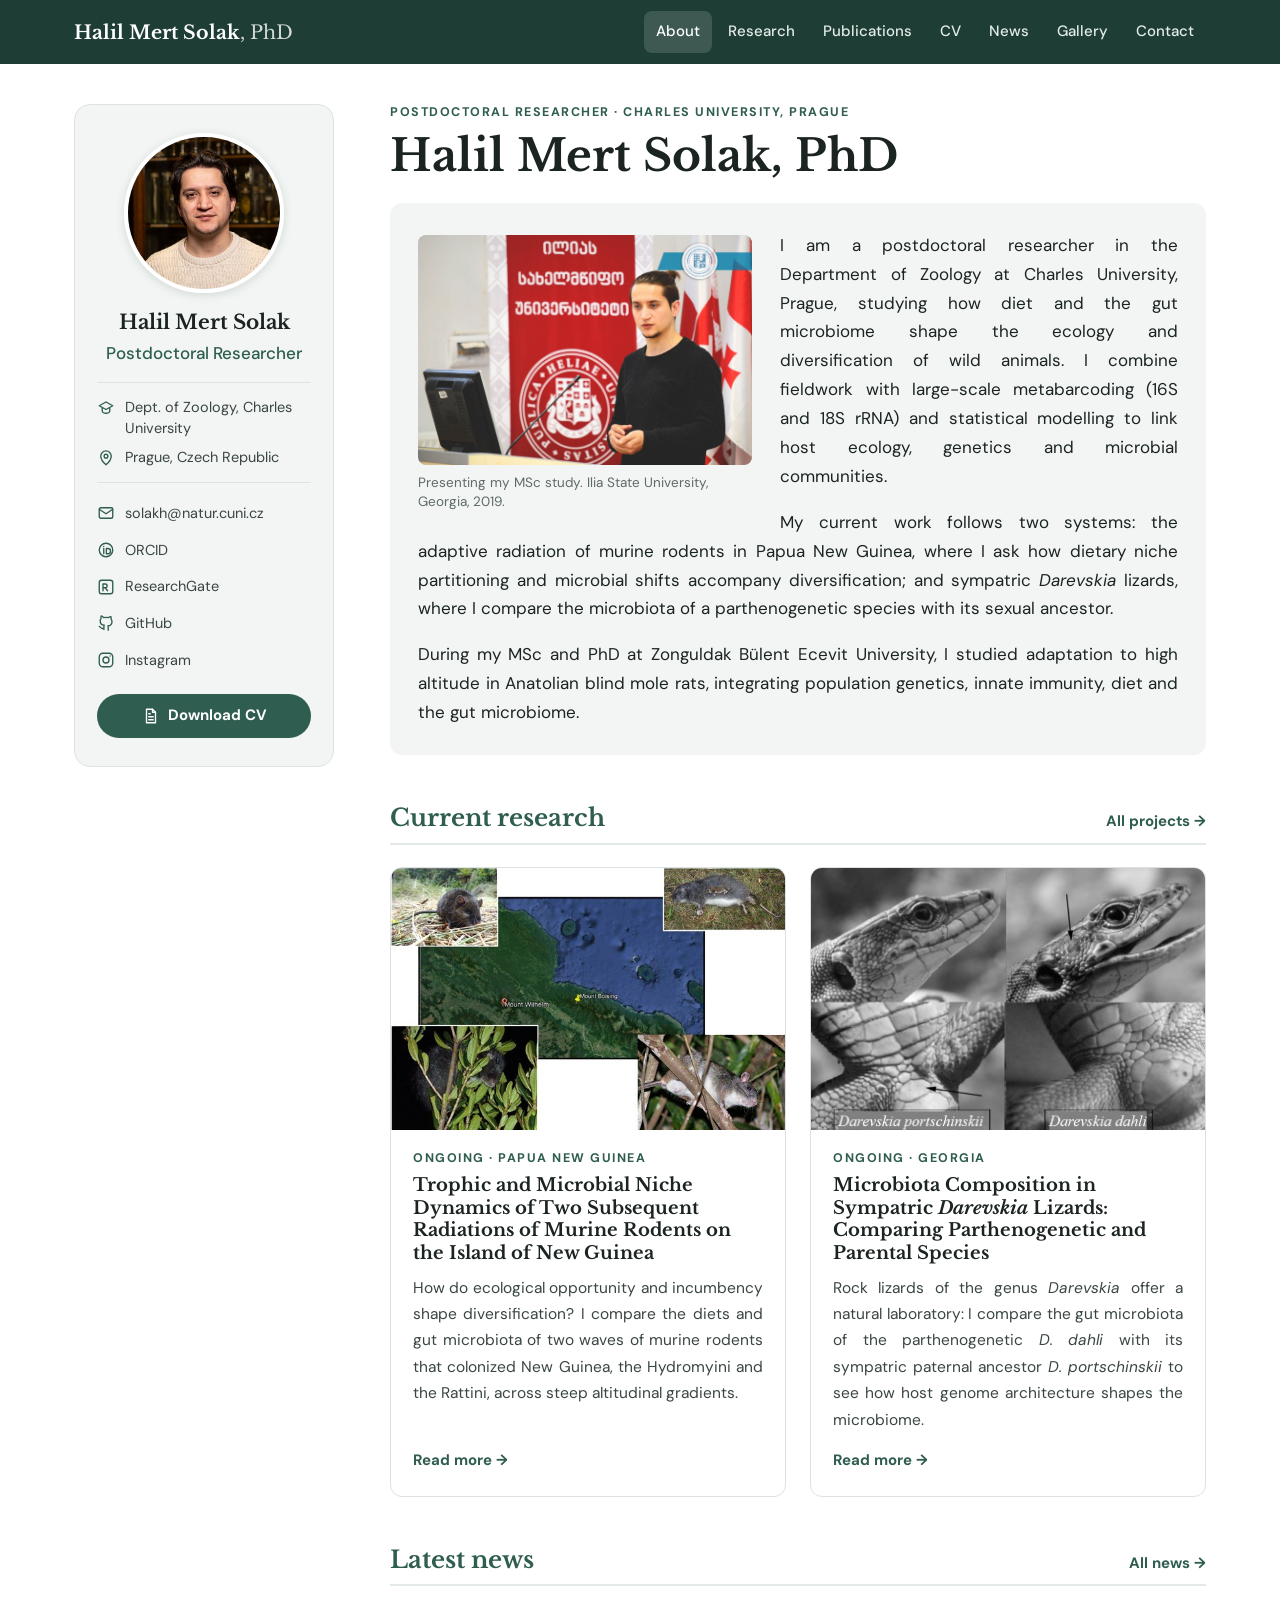
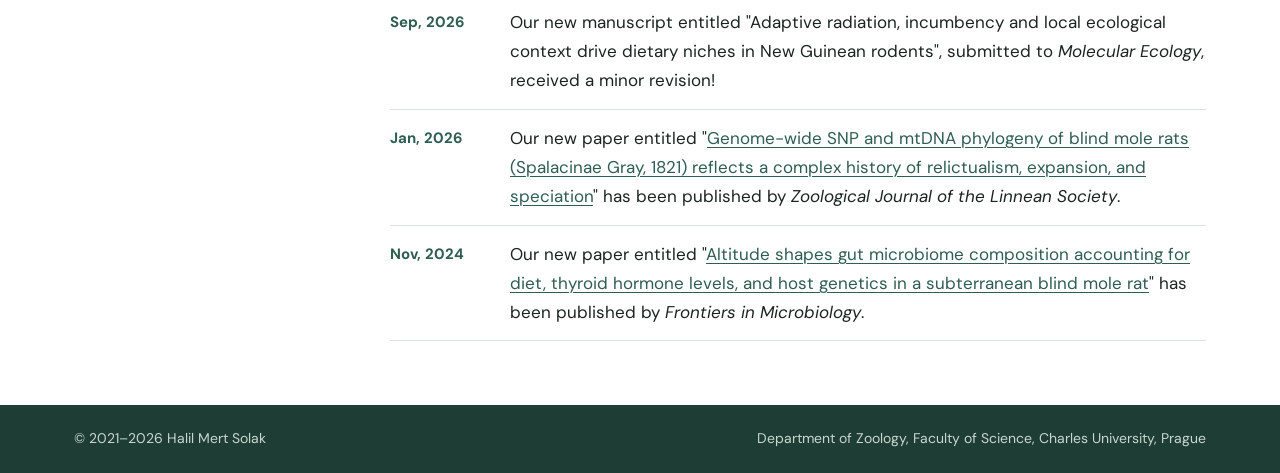
<file: index.html>
<!doctype html>
<html lang="en">
<head>
<meta charset="utf-8">
<meta name="viewport" content="width=device-width, initial-scale=1">
<title>Halil Mert Solak, PhD | Postdoctoral Researcher, Charles University</title>
<meta name="description" content="Halil Mert Solak, PhD – postdoctoral researcher at Charles University, Prague, studying diet, gut microbiome and diversification of wild rodents and lizards.">
<link rel="canonical" href="https://hmertsolak.github.io/">
<meta property="og:title" content="Halil Mert Solak, PhD | Postdoctoral Researcher, Charles University">
<meta property="og:description" content="Halil Mert Solak, PhD – postdoctoral researcher at Charles University, Prague, studying diet, gut microbiome and diversification of wild rodents and lizards.">
<meta property="og:type" content="website">
<meta property="og:url" content="https://hmertsolak.github.io/">
<meta property="og:image" content="https://hmertsolak.github.io/images/portrait.jpg">
<link rel="icon" href="/images/favicon.svg" type="image/svg+xml">
<link rel="preconnect" href="https://fonts.googleapis.com">
<link rel="preconnect" href="https://fonts.gstatic.com" crossorigin>
<link href="https://fonts.googleapis.com/css2?family=DM+Sans:ital,opsz,wght@0,9..40,400;0,9..40,500;0,9..40,700;1,9..40,400&family=Libre+Baskerville:ital,wght@0,400;0,700;1,400&display=swap" rel="stylesheet">
<link rel="stylesheet" href="/assets/css/site.css?v=4">
</head>
<body>
<a class="skip" href="#main">Skip to content</a>
<header class="topbar">
  <div class="topbar-inner">
    <a class="brand" href="/">Halil Mert Solak<span>, PhD</span></a>
    <button class="menu-btn" aria-label="Open menu" aria-expanded="false" aria-controls="site-nav"><svg viewBox="0 0 24 24" aria-hidden="true"><path d="M4 7h16M4 12h16M4 17h16"/></svg></button>
    <nav id="site-nav" aria-label="Main">
<a href="/" aria-current="page">About</a>
<a href="/research/">Research</a>
<a href="/publications/">Publications</a>
<a href="/cv/">CV</a>
<a href="/news/">News</a>
<a href="/gallery/">Gallery</a>
<a href="/contact/">Contact</a>
    </nav>
  </div>
</header>
<div class="layout">
<aside class="sidebar" aria-label="Profile">
  <img class="avatar" src="/images/portrait.jpg" alt="Portrait of Halil Mert Solak" width="160" height="160">
  <div class="who">
    <p class="name">Halil Mert Solak</p>
    <p class="role">Postdoctoral Researcher</p>
  </div>
  <ul class="meta">
    <li><svg viewBox="0 0 24 24" aria-hidden="true"><path d="M3 9l9-5 9 5-9 5-9-5z"/><path d="M7 11.5V16c0 1.5 2.5 3 5 3s5-1.5 5-3v-4.5"/></svg><span>Dept. of Zoology, Charles University</span></li>
    <li><svg viewBox="0 0 24 24" aria-hidden="true"><path d="M12 21s-7-6.2-7-11.5A7 7 0 0 1 19 9.5C19 14.8 12 21 12 21z"/><circle cx="12" cy="9.5" r="2.5"/></svg><span>Prague, Czech Republic</span></li>
  </ul>
  <ul class="links">
<li><a href="mailto:solakh@natur.cuni.cz"><svg viewBox="0 0 24 24" aria-hidden="true"><rect x="3" y="5" width="18" height="14" rx="2"/><path d="M3 7l9 6 9-6"/></svg><span>solakh@natur.cuni.cz</span></a></li>
<li><a href="https://orcid.org/0000-0001-6877-9274" target="_blank" rel="noopener"><svg viewBox="0 0 24 24" aria-hidden="true"><circle cx="12" cy="12" r="9"/><path d="M9 10v7M9 7.2v.1M12.5 10v7h2a3.5 3.5 0 0 0 0-7h-2z"/></svg><span>ORCID</span></a></li>
<li><a href="https://www.researchgate.net/profile/Halil-Solak-3" target="_blank" rel="noopener"><svg viewBox="0 0 24 24" aria-hidden="true"><rect x="3" y="3" width="18" height="18" rx="3"/><path d="M8 17V8h3a2.5 2.5 0 0 1 0 5H8m3 0l3 4"/></svg><span>ResearchGate</span></a></li>
<li><a href="https://github.com/hmertsolak" target="_blank" rel="noopener"><svg viewBox="0 0 24 24" aria-hidden="true"><path d="M9 19c-4 1.5-4-2-6-2.5m12 5v-3.5c0-1 .1-1.4-.5-2 2.8-.3 5.5-1.4 5.5-6a4.6 4.6 0 0 0-1.3-3.2 4.2 4.2 0 0 0-.1-3.2s-1-.3-3.4 1.3a11.6 11.6 0 0 0-6.2 0C6.6 2.3 5.6 2.6 5.6 2.6a4.2 4.2 0 0 0-.1 3.2A4.6 4.6 0 0 0 4.2 9c0 4.6 2.7 5.7 5.5 6-.6.6-.6 1.2-.5 2v3.5"/></svg><span>GitHub</span></a></li>
<li><a href="https://www.instagram.com/solak.jpg/" target="_blank" rel="noopener"><svg viewBox="0 0 24 24" aria-hidden="true"><rect x="3" y="3" width="18" height="18" rx="5"/><circle cx="12" cy="12" r="4"/><path d="M17.5 6.5v.1"/></svg><span>Instagram</span></a></li>
  </ul>
  <a class="btn btn-cv" href="/files/Solak_HM_CV.pdf?v=2026-10-28"><svg viewBox="0 0 24 24" aria-hidden="true"><path d="M6 3h8l4 4v14H6z"/><path d="M14 3v4h4M9 13h6M9 17h6M9 9h2"/></svg><span>Download CV</span></a>
</aside>
<main id="main" class="content">
<section class="intro">
  <p class="eyebrow">Postdoctoral Researcher · Charles University, Prague</p>
  <h1>Halil Mert Solak, PhD</h1>
</section>

<section class="bio">
  <figure class="bio-fig">
    <img src="/images/bio-msc.jpg" alt="Halil Mert Solak presenting his MSc study at Ilia State University" loading="lazy">
    <figcaption>Presenting my MSc study. Ilia State University, Georgia, 2019.</figcaption>
  </figure>
  <p>I am a postdoctoral researcher in the Department of Zoology at Charles University, Prague, studying how diet and the gut microbiome shape the ecology and diversification of wild animals. I combine fieldwork with large-scale metabarcoding (16S and 18S rRNA) and statistical modelling to link host ecology, genetics and microbial communities.</p>
  <p>My current work follows two systems: the adaptive radiation of murine rodents in Papua New Guinea, where I ask how dietary niche partitioning and microbial shifts accompany diversification; and sympatric <em>Darevskia</em> lizards, where I compare the microbiota of a parthenogenetic species with its sexual ancestor.</p>
  <p>During my MSc and PhD at Zonguldak Bülent Ecevit University, I studied adaptation to high altitude in Anatolian blind mole rats, integrating population genetics, innate immunity, diet and the gut microbiome.</p>
</section>

<section class="block">
  <div class="block-head"><h2>Current research</h2><a class="more" href="/research/">All projects →</a></div>
  <div class="cards">
<article class="card">
  <a class="card-img" href="/research/#new-guinea"><img src="/images/project-newguinea.jpg" alt="Murine rodents from New Guinea and a map of the sampling localities" loading="lazy"></a>
  <div class="card-body">
    <p class="eyebrow">Ongoing · Papua New Guinea</p>
    <h3><a href="/research/#new-guinea">Trophic and Microbial Niche Dynamics of Two Subsequent Radiations of Murine Rodents on the Island of New Guinea</a></h3>
    <p>How do ecological opportunity and incumbency shape diversification? I compare the diets and gut microbiota of two waves of murine rodents that colonized New Guinea, the Hydromyini and the Rattini, across steep altitudinal gradients.</p>
    <a class="more" href="/research/#new-guinea">Read more →</a>
  </div>
</article>
<article class="card">
  <a class="card-img" href="/research/#darevskia"><img src="/images/project-darevskia.jpg" alt="Close-ups of Darevskia portschinskii and Darevskia dahli" loading="lazy"></a>
  <div class="card-body">
    <p class="eyebrow">Ongoing · Georgia</p>
    <h3><a href="/research/#darevskia">Microbiota Composition in Sympatric <em>Darevskia</em> Lizards: Comparing Parthenogenetic and Parental Species</a></h3>
    <p>Rock lizards of the genus <em>Darevskia</em> offer a natural laboratory: I compare the gut microbiota of the parthenogenetic <em>D. dahli</em> with its sympatric paternal ancestor <em>D. portschinskii</em> to see how host genome architecture shapes the microbiome.</p>
    <a class="more" href="/research/#darevskia">Read more →</a>
  </div>
</article>
  </div>
</section>

<section class="block">
  <div class="block-head"><h2>Latest news</h2><a class="more" href="/news/">All news →</a></div>
  <ul class="news">
<li><time>Sep, 2026</time><p>Our new manuscript entitled "Adaptive radiation, incumbency and local ecological context drive dietary niches in New Guinean rodents", submitted to <em>Molecular Ecology</em>, received a minor revision!</p></li>
<li><time>Jan, 2026</time><p>Our new paper entitled "<a href="https://doi.org/10.1093/zoolinnean/zlaf186" target="_blank" rel="noopener">Genome-wide SNP and mtDNA phylogeny of blind mole rats (Spalacinae Gray, 1821) reflects a complex history of relictualism, expansion, and speciation</a>" has been published by <em>Zoological Journal of the Linnean Society</em>.</p></li>
<li><time>Nov, 2024</time><p>Our new paper entitled "<a href="https://www.frontiersin.org/journals/microbiology/articles/10.3389/fmicb.2024.1476845/full" target="_blank" rel="noopener">Altitude shapes gut microbiome composition accounting for diet, thyroid hormone levels, and host genetics in a subterranean blind mole rat</a>" has been published by <em>Frontiers in Microbiology</em>.</p></li>
  </ul>
</section>
</main>
</div>
<footer class="footer">
  <div class="footer-inner">
    <span>© 2021–2026 Halil Mert Solak</span>
    <span>Department of Zoology, Faculty of Science, Charles University, Prague</span>
  </div>
</footer>
<dialog class="lightbox" aria-label="Enlarged image"><button class="lb-close" aria-label="Close">×</button><img alt=""></dialog>
<script>
const lb=document.querySelector('.lightbox'),lbi=lb.querySelector('img');
document.querySelectorAll('a[data-lightbox]').forEach(l=>l.addEventListener('click',e=>{e.preventDefault();lbi.src=l.href;lbi.alt=l.querySelector('img').alt;lb.showModal()}));
lb.addEventListener('click',e=>{if(e.target!==lbi)lb.close()});
const b=document.querySelector('.menu-btn'),n=document.getElementById('site-nav');
b.addEventListener('click',()=>{const o=n.classList.toggle('open');b.setAttribute('aria-expanded',o)});
</script>
<!-- Statcounter -->
<script>var sc_project=13363139;var sc_invisible=1;var sc_security="93c2f857";</script>
<script src="https://www.statcounter.com/counter/counter.js" async></script>
<noscript><div class="statcounter"><img class="statcounter" src="https://c.statcounter.com/13363139/0/93c2f857/1/" alt="" referrerPolicy="no-referrer-when-downgrade"></div></noscript>
<!-- End of Statcounter Code -->
</body>
</html>
</file>
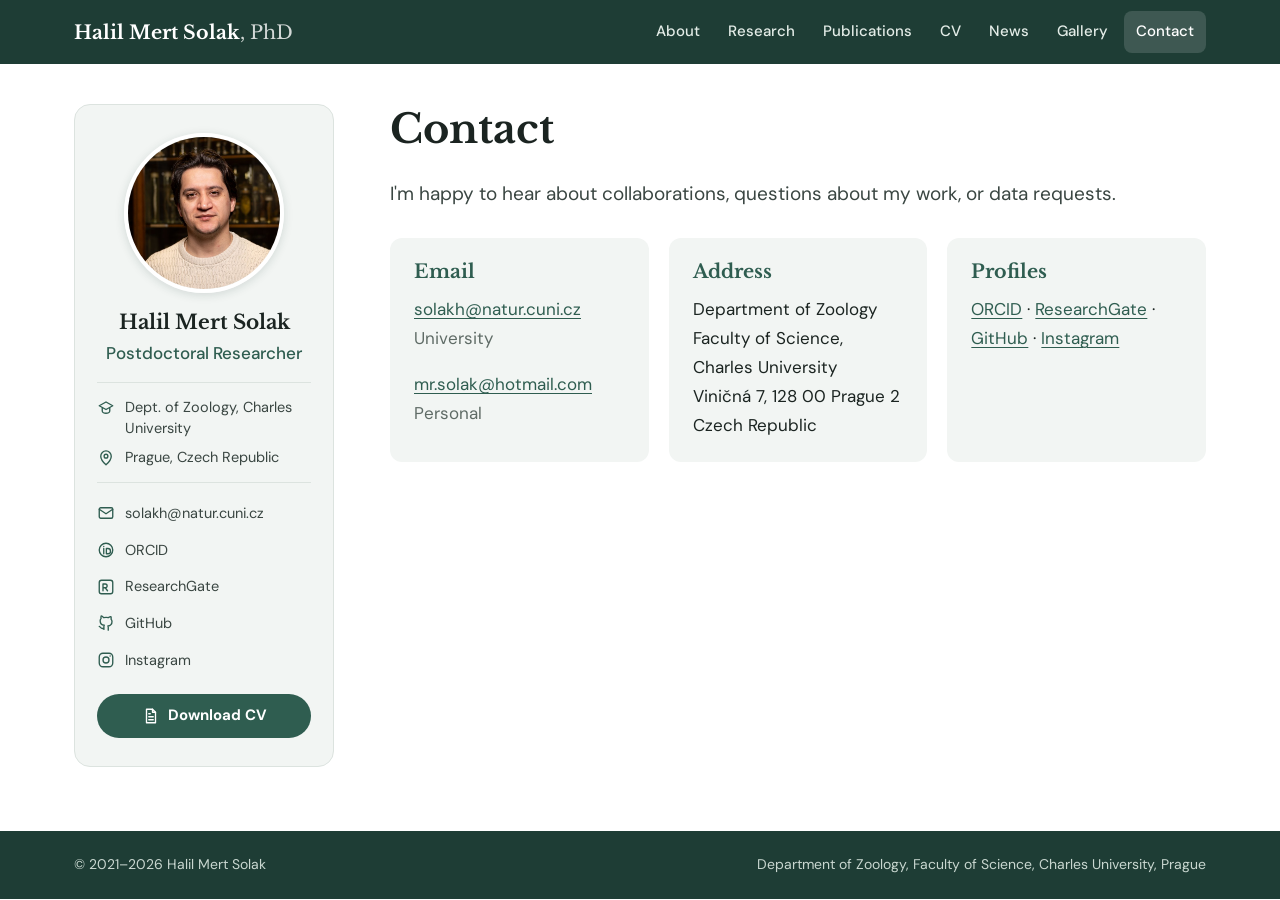
<file: contact/index.html>
<!doctype html>
<html lang="en">
<head>
<meta charset="utf-8">
<meta name="viewport" content="width=device-width, initial-scale=1">
<title>Contact | Halil Mert Solak</title>
<meta name="description" content="Contact Halil Mert Solak, Department of Zoology, Charles University, Prague.">
<link rel="canonical" href="https://hmertsolak.github.io/contact/">
<meta property="og:title" content="Contact | Halil Mert Solak">
<meta property="og:description" content="Contact Halil Mert Solak, Department of Zoology, Charles University, Prague.">
<meta property="og:type" content="website">
<meta property="og:url" content="https://hmertsolak.github.io/contact/">
<meta property="og:image" content="https://hmertsolak.github.io/images/portrait.jpg">
<link rel="icon" href="/images/favicon.svg" type="image/svg+xml">
<link rel="preconnect" href="https://fonts.googleapis.com">
<link rel="preconnect" href="https://fonts.gstatic.com" crossorigin>
<link href="https://fonts.googleapis.com/css2?family=DM+Sans:ital,opsz,wght@0,9..40,400;0,9..40,500;0,9..40,700;1,9..40,400&family=Libre+Baskerville:ital,wght@0,400;0,700;1,400&display=swap" rel="stylesheet">
<link rel="stylesheet" href="/assets/css/site.css?v=4">
</head>
<body>
<a class="skip" href="#main">Skip to content</a>
<header class="topbar">
  <div class="topbar-inner">
    <a class="brand" href="/">Halil Mert Solak<span>, PhD</span></a>
    <button class="menu-btn" aria-label="Open menu" aria-expanded="false" aria-controls="site-nav"><svg viewBox="0 0 24 24" aria-hidden="true"><path d="M4 7h16M4 12h16M4 17h16"/></svg></button>
    <nav id="site-nav" aria-label="Main">
<a href="/">About</a>
<a href="/research/">Research</a>
<a href="/publications/">Publications</a>
<a href="/cv/">CV</a>
<a href="/news/">News</a>
<a href="/gallery/">Gallery</a>
<a href="/contact/" aria-current="page">Contact</a>
    </nav>
  </div>
</header>
<div class="layout">
<aside class="sidebar" aria-label="Profile">
  <img class="avatar" src="/images/portrait.jpg" alt="Portrait of Halil Mert Solak" width="160" height="160">
  <div class="who">
    <p class="name">Halil Mert Solak</p>
    <p class="role">Postdoctoral Researcher</p>
  </div>
  <ul class="meta">
    <li><svg viewBox="0 0 24 24" aria-hidden="true"><path d="M3 9l9-5 9 5-9 5-9-5z"/><path d="M7 11.5V16c0 1.5 2.5 3 5 3s5-1.5 5-3v-4.5"/></svg><span>Dept. of Zoology, Charles University</span></li>
    <li><svg viewBox="0 0 24 24" aria-hidden="true"><path d="M12 21s-7-6.2-7-11.5A7 7 0 0 1 19 9.5C19 14.8 12 21 12 21z"/><circle cx="12" cy="9.5" r="2.5"/></svg><span>Prague, Czech Republic</span></li>
  </ul>
  <ul class="links">
<li><a href="mailto:solakh@natur.cuni.cz"><svg viewBox="0 0 24 24" aria-hidden="true"><rect x="3" y="5" width="18" height="14" rx="2"/><path d="M3 7l9 6 9-6"/></svg><span>solakh@natur.cuni.cz</span></a></li>
<li><a href="https://orcid.org/0000-0001-6877-9274" target="_blank" rel="noopener"><svg viewBox="0 0 24 24" aria-hidden="true"><circle cx="12" cy="12" r="9"/><path d="M9 10v7M9 7.2v.1M12.5 10v7h2a3.5 3.5 0 0 0 0-7h-2z"/></svg><span>ORCID</span></a></li>
<li><a href="https://www.researchgate.net/profile/Halil-Solak-3" target="_blank" rel="noopener"><svg viewBox="0 0 24 24" aria-hidden="true"><rect x="3" y="3" width="18" height="18" rx="3"/><path d="M8 17V8h3a2.5 2.5 0 0 1 0 5H8m3 0l3 4"/></svg><span>ResearchGate</span></a></li>
<li><a href="https://github.com/hmertsolak" target="_blank" rel="noopener"><svg viewBox="0 0 24 24" aria-hidden="true"><path d="M9 19c-4 1.5-4-2-6-2.5m12 5v-3.5c0-1 .1-1.4-.5-2 2.8-.3 5.5-1.4 5.5-6a4.6 4.6 0 0 0-1.3-3.2 4.2 4.2 0 0 0-.1-3.2s-1-.3-3.4 1.3a11.6 11.6 0 0 0-6.2 0C6.6 2.3 5.6 2.6 5.6 2.6a4.2 4.2 0 0 0-.1 3.2A4.6 4.6 0 0 0 4.2 9c0 4.6 2.7 5.7 5.5 6-.6.6-.6 1.2-.5 2v3.5"/></svg><span>GitHub</span></a></li>
<li><a href="https://www.instagram.com/solak.jpg/" target="_blank" rel="noopener"><svg viewBox="0 0 24 24" aria-hidden="true"><rect x="3" y="3" width="18" height="18" rx="5"/><circle cx="12" cy="12" r="4"/><path d="M17.5 6.5v.1"/></svg><span>Instagram</span></a></li>
  </ul>
  <a class="btn btn-cv" href="/files/Solak_HM_CV.pdf?v=2026-10-28"><svg viewBox="0 0 24 24" aria-hidden="true"><path d="M6 3h8l4 4v14H6z"/><path d="M14 3v4h4M9 13h6M9 17h6M9 9h2"/></svg><span>Download CV</span></a>
</aside>
<main id="main" class="content">
<h1>Contact</h1>
<p class="lede">I'm happy to hear about collaborations, questions about my work, or data requests.</p>
<div class="contact-grid">
  <div class="contact-card">
    <h2>Email</h2>
    <p><a href="mailto:solakh@natur.cuni.cz">solakh@natur.cuni.cz</a><br><span class="muted">University</span></p>
    <p><a href="mailto:mr.solak@hotmail.com">mr.solak@hotmail.com</a><br><span class="muted">Personal</span></p>
  </div>
  <div class="contact-card">
    <h2>Address</h2>
    <p>Department of Zoology<br>Faculty of Science, Charles University<br>Viničná 7, 128 00 Prague 2<br>Czech Republic</p>
  </div>
  <div class="contact-card">
    <h2>Profiles</h2>
    <p><a href="https://orcid.org/0000-0001-6877-9274" target="_blank" rel="noopener">ORCID</a> · <a href="https://www.researchgate.net/profile/Halil-Solak-3" target="_blank" rel="noopener">ResearchGate</a> · <a href="https://github.com/hmertsolak" target="_blank" rel="noopener">GitHub</a> · <a href="https://www.instagram.com/solak.jpg/" target="_blank" rel="noopener">Instagram</a></p>
  </div>
</div>
</main>
</div>
<footer class="footer">
  <div class="footer-inner">
    <span>© 2021–2026 Halil Mert Solak</span>
    <span>Department of Zoology, Faculty of Science, Charles University, Prague</span>
  </div>
</footer>
<dialog class="lightbox" aria-label="Enlarged image"><button class="lb-close" aria-label="Close">×</button><img alt=""></dialog>
<script>
const lb=document.querySelector('.lightbox'),lbi=lb.querySelector('img');
document.querySelectorAll('a[data-lightbox]').forEach(l=>l.addEventListener('click',e=>{e.preventDefault();lbi.src=l.href;lbi.alt=l.querySelector('img').alt;lb.showModal()}));
lb.addEventListener('click',e=>{if(e.target!==lbi)lb.close()});
const b=document.querySelector('.menu-btn'),n=document.getElementById('site-nav');
b.addEventListener('click',()=>{const o=n.classList.toggle('open');b.setAttribute('aria-expanded',o)});
</script>
<!-- Statcounter -->
<script>var sc_project=13363139;var sc_invisible=1;var sc_security="93c2f857";</script>
<script src="https://www.statcounter.com/counter/counter.js" async></script>
<noscript><div class="statcounter"><img class="statcounter" src="https://c.statcounter.com/13363139/0/93c2f857/1/" alt="" referrerPolicy="no-referrer-when-downgrade"></div></noscript>
<!-- End of Statcounter Code -->
</body>
</html>
</file>
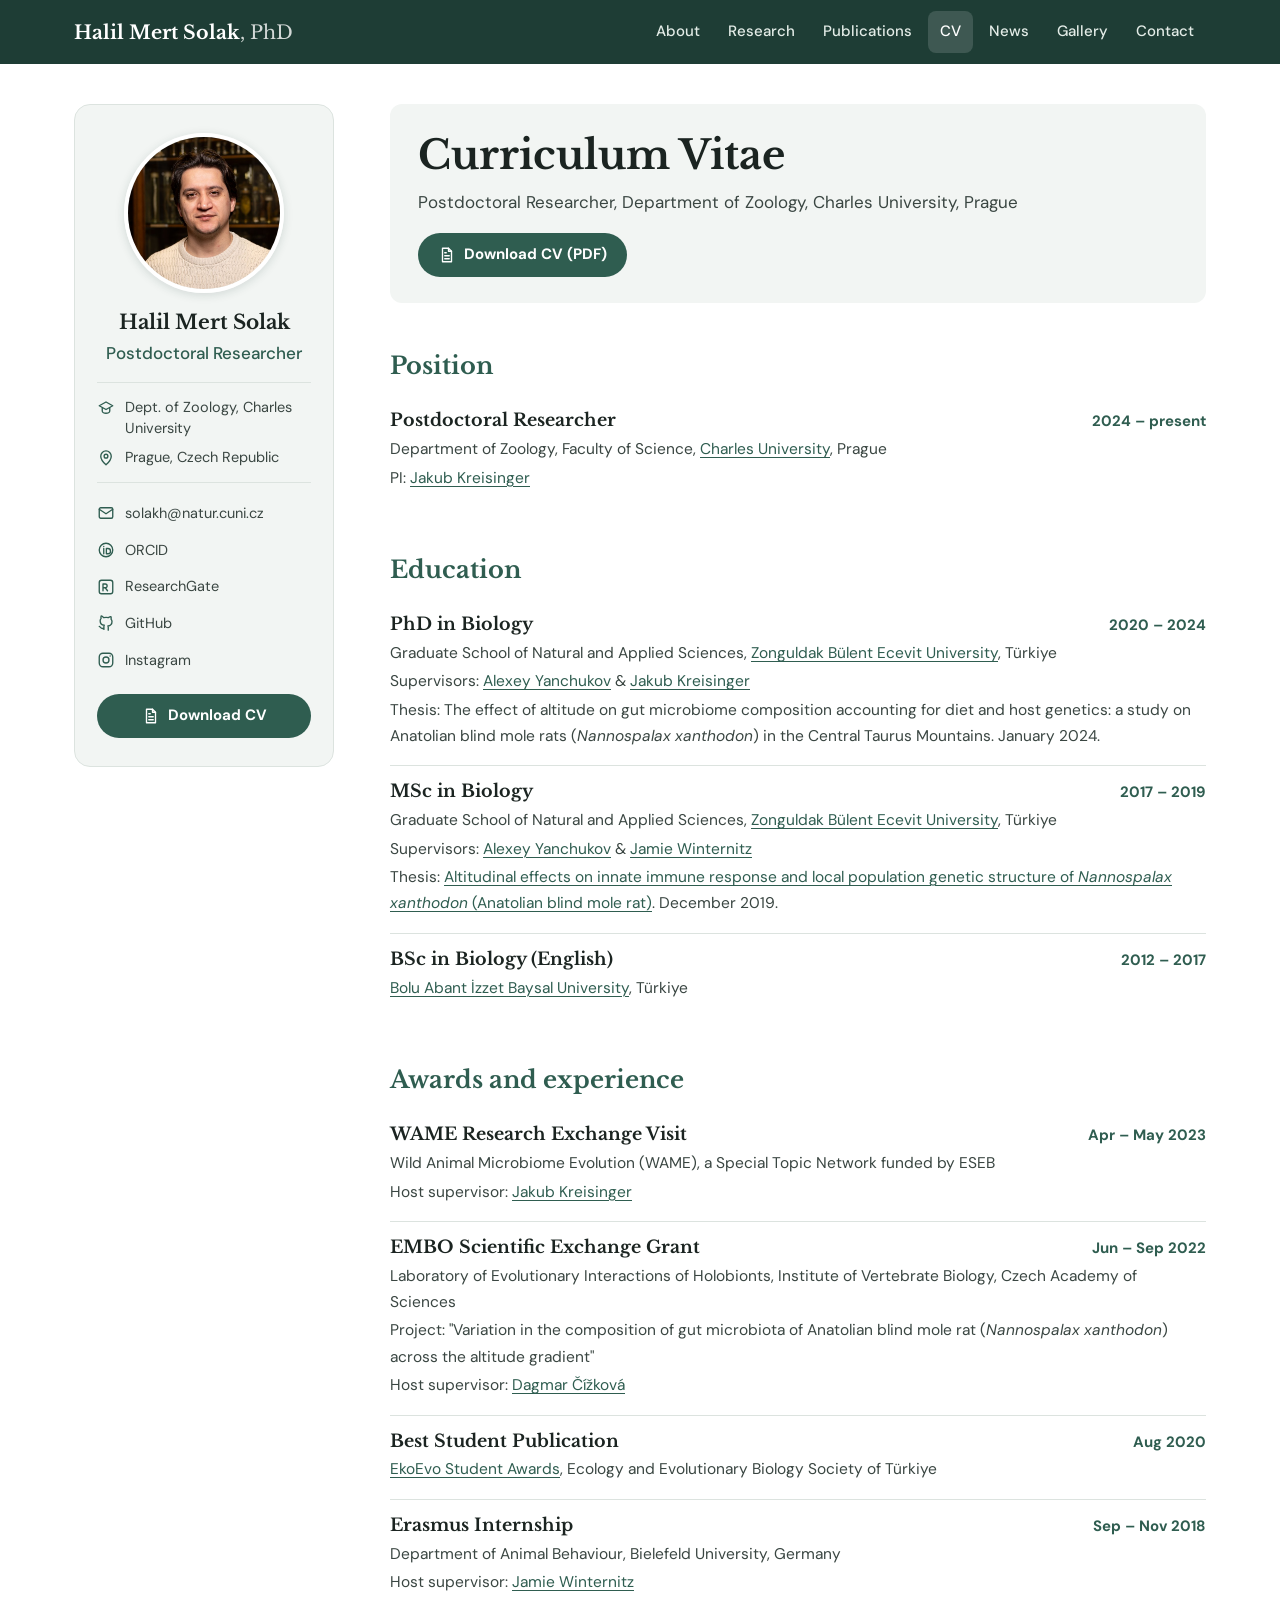
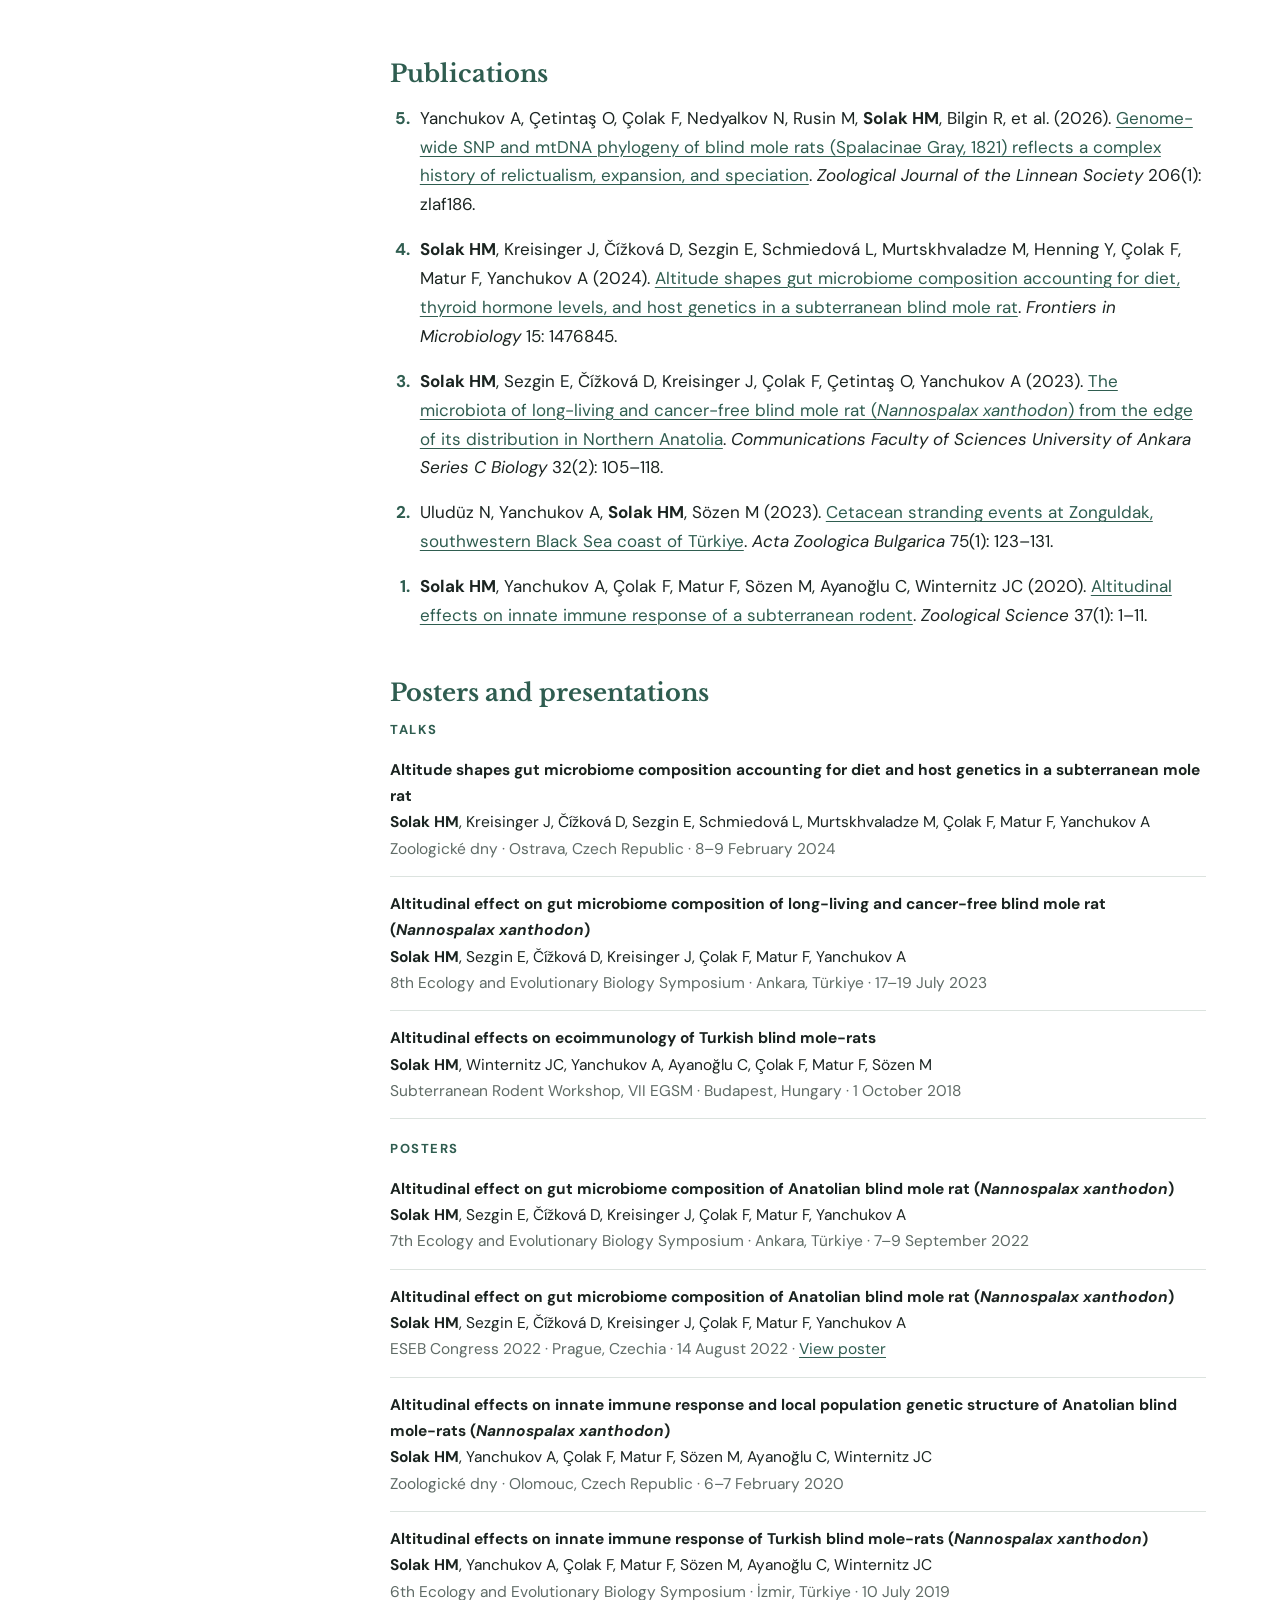
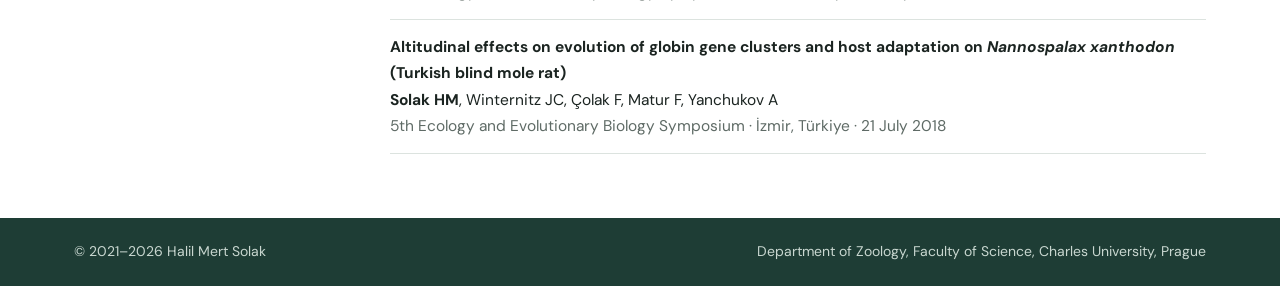
<file: cv/index.html>
<!doctype html>
<html lang="en">
<head>
<meta charset="utf-8">
<meta name="viewport" content="width=device-width, initial-scale=1">
<title>CV | Halil Mert Solak</title>
<meta name="description" content="Curriculum vitae of Halil Mert Solak, postdoctoral researcher at Charles University, Prague.">
<link rel="canonical" href="https://hmertsolak.github.io/cv/">
<meta property="og:title" content="CV | Halil Mert Solak">
<meta property="og:description" content="Curriculum vitae of Halil Mert Solak, postdoctoral researcher at Charles University, Prague.">
<meta property="og:type" content="website">
<meta property="og:url" content="https://hmertsolak.github.io/cv/">
<meta property="og:image" content="https://hmertsolak.github.io/images/portrait.jpg">
<link rel="icon" href="/images/favicon.svg" type="image/svg+xml">
<link rel="preconnect" href="https://fonts.googleapis.com">
<link rel="preconnect" href="https://fonts.gstatic.com" crossorigin>
<link href="https://fonts.googleapis.com/css2?family=DM+Sans:ital,opsz,wght@0,9..40,400;0,9..40,500;0,9..40,700;1,9..40,400&family=Libre+Baskerville:ital,wght@0,400;0,700;1,400&display=swap" rel="stylesheet">
<link rel="stylesheet" href="/assets/css/site.css?v=4">
</head>
<body>
<a class="skip" href="#main">Skip to content</a>
<header class="topbar">
  <div class="topbar-inner">
    <a class="brand" href="/">Halil Mert Solak<span>, PhD</span></a>
    <button class="menu-btn" aria-label="Open menu" aria-expanded="false" aria-controls="site-nav"><svg viewBox="0 0 24 24" aria-hidden="true"><path d="M4 7h16M4 12h16M4 17h16"/></svg></button>
    <nav id="site-nav" aria-label="Main">
<a href="/">About</a>
<a href="/research/">Research</a>
<a href="/publications/">Publications</a>
<a href="/cv/" aria-current="page">CV</a>
<a href="/news/">News</a>
<a href="/gallery/">Gallery</a>
<a href="/contact/">Contact</a>
    </nav>
  </div>
</header>
<div class="layout">
<aside class="sidebar" aria-label="Profile">
  <img class="avatar" src="/images/portrait.jpg" alt="Portrait of Halil Mert Solak" width="160" height="160">
  <div class="who">
    <p class="name">Halil Mert Solak</p>
    <p class="role">Postdoctoral Researcher</p>
  </div>
  <ul class="meta">
    <li><svg viewBox="0 0 24 24" aria-hidden="true"><path d="M3 9l9-5 9 5-9 5-9-5z"/><path d="M7 11.5V16c0 1.5 2.5 3 5 3s5-1.5 5-3v-4.5"/></svg><span>Dept. of Zoology, Charles University</span></li>
    <li><svg viewBox="0 0 24 24" aria-hidden="true"><path d="M12 21s-7-6.2-7-11.5A7 7 0 0 1 19 9.5C19 14.8 12 21 12 21z"/><circle cx="12" cy="9.5" r="2.5"/></svg><span>Prague, Czech Republic</span></li>
  </ul>
  <ul class="links">
<li><a href="mailto:solakh@natur.cuni.cz"><svg viewBox="0 0 24 24" aria-hidden="true"><rect x="3" y="5" width="18" height="14" rx="2"/><path d="M3 7l9 6 9-6"/></svg><span>solakh@natur.cuni.cz</span></a></li>
<li><a href="https://orcid.org/0000-0001-6877-9274" target="_blank" rel="noopener"><svg viewBox="0 0 24 24" aria-hidden="true"><circle cx="12" cy="12" r="9"/><path d="M9 10v7M9 7.2v.1M12.5 10v7h2a3.5 3.5 0 0 0 0-7h-2z"/></svg><span>ORCID</span></a></li>
<li><a href="https://www.researchgate.net/profile/Halil-Solak-3" target="_blank" rel="noopener"><svg viewBox="0 0 24 24" aria-hidden="true"><rect x="3" y="3" width="18" height="18" rx="3"/><path d="M8 17V8h3a2.5 2.5 0 0 1 0 5H8m3 0l3 4"/></svg><span>ResearchGate</span></a></li>
<li><a href="https://github.com/hmertsolak" target="_blank" rel="noopener"><svg viewBox="0 0 24 24" aria-hidden="true"><path d="M9 19c-4 1.5-4-2-6-2.5m12 5v-3.5c0-1 .1-1.4-.5-2 2.8-.3 5.5-1.4 5.5-6a4.6 4.6 0 0 0-1.3-3.2 4.2 4.2 0 0 0-.1-3.2s-1-.3-3.4 1.3a11.6 11.6 0 0 0-6.2 0C6.6 2.3 5.6 2.6 5.6 2.6a4.2 4.2 0 0 0-.1 3.2A4.6 4.6 0 0 0 4.2 9c0 4.6 2.7 5.7 5.5 6-.6.6-.6 1.2-.5 2v3.5"/></svg><span>GitHub</span></a></li>
<li><a href="https://www.instagram.com/solak.jpg/" target="_blank" rel="noopener"><svg viewBox="0 0 24 24" aria-hidden="true"><rect x="3" y="3" width="18" height="18" rx="5"/><circle cx="12" cy="12" r="4"/><path d="M17.5 6.5v.1"/></svg><span>Instagram</span></a></li>
  </ul>
  <a class="btn btn-cv" href="/files/Solak_HM_CV.pdf?v=2026-10-28"><svg viewBox="0 0 24 24" aria-hidden="true"><path d="M6 3h8l4 4v14H6z"/><path d="M14 3v4h4M9 13h6M9 17h6M9 9h2"/></svg><span>Download CV</span></a>
</aside>
<main id="main" class="content">
<div class="cv-head">
  <div><h1>Curriculum Vitae</h1><p class="lede">Postdoctoral Researcher, Department of Zoology, Charles University, Prague</p></div>
  <a class="btn" href="/files/Solak_HM_CV.pdf?v=2026-10-28"><svg viewBox="0 0 24 24" aria-hidden="true"><path d="M6 3h8l4 4v14H6z"/><path d="M14 3v4h4M9 13h6M9 17h6M9 9h2"/></svg><span>Download CV (PDF)</span></a>
</div>
<section class="block cv">
  <h2>Position</h2>
  <div class="row"><div class="row-head"><h3>Postdoctoral Researcher</h3><span class="when">2024 – present</span></div><p>Department of Zoology, Faculty of Science, <a href="https://www.natur.cuni.cz/biology/zoology" target="_blank" rel="noopener">Charles University</a>, Prague</p><p>PI: <a href="https://www.researchgate.net/profile/Jakub-Kreisinger" target="_blank" rel="noopener">Jakub Kreisinger</a></p></div>
</section>
<section class="block cv">
  <h2>Education</h2>
  <div class="row"><div class="row-head"><h3>PhD in Biology</h3><span class="when">2020 – 2024</span></div><p>Graduate School of Natural and Applied Sciences, <a href="https://en.beun.edu.tr/" target="_blank" rel="noopener">Zonguldak Bülent Ecevit University</a>, Türkiye</p><p>Supervisors: <a href="https://www.researchgate.net/profile/Alexey-Yanchukov" target="_blank" rel="noopener">Alexey Yanchukov</a> &amp; <a href="https://www.researchgate.net/profile/Jakub-Kreisinger" target="_blank" rel="noopener">Jakub Kreisinger</a></p><p>Thesis: The effect of altitude on gut microbiome composition accounting for diet and host genetics: a study on Anatolian blind mole rats (<em>Nannospalax xanthodon</em>) in the Central Taurus Mountains. January 2024.</p></div>
  <div class="row"><div class="row-head"><h3>MSc in Biology</h3><span class="when">2017 – 2019</span></div><p>Graduate School of Natural and Applied Sciences, <a href="https://en.beun.edu.tr/" target="_blank" rel="noopener">Zonguldak Bülent Ecevit University</a>, Türkiye</p><p>Supervisors: <a href="https://www.researchgate.net/profile/Alexey-Yanchukov" target="_blank" rel="noopener">Alexey Yanchukov</a> &amp; <a href="http://www.jcwinternitz.com/" target="_blank" rel="noopener">Jamie Winternitz</a></p><p>Thesis: <a href="https://www.researchgate.net/publication/338515091_Altitudinal_Effects_on_Innate_Immune_Response_and_Local_Population_Genetic_Structure_of_Nannospalax_xanthodon_Anatolian_Blind_Mole_Rat" target="_blank" rel="noopener">Altitudinal effects on innate immune response and local population genetic structure of <em>Nannospalax xanthodon</em> (Anatolian blind mole rat)</a>. December 2019.</p></div>
  <div class="row"><div class="row-head"><h3>BSc in Biology (English)</h3><span class="when">2012 – 2017</span></div><p><a href="http://www.ibu.edu.tr/en" target="_blank" rel="noopener">Bolu Abant İzzet Baysal University</a>, Türkiye</p></div>
</section>
<section class="block cv">
  <h2>Awards and experience</h2>
  <div class="row"><div class="row-head"><h3>WAME Research Exchange Visit</h3><span class="when">Apr – May 2023</span></div><p>Wild Animal Microbiome Evolution (WAME), a Special Topic Network funded by ESEB</p><p>Host supervisor: <a href="https://www.researchgate.net/profile/Jakub-Kreisinger" target="_blank" rel="noopener">Jakub Kreisinger</a></p></div>
  <div class="row"><div class="row-head"><h3>EMBO Scientific Exchange Grant</h3><span class="when">Jun – Sep 2022</span></div><p>Laboratory of Evolutionary Interactions of Holobionts, Institute of Vertebrate Biology, Czech Academy of Sciences</p><p>Project: "Variation in the composition of gut microbiota of Anatolian blind mole rat (<em>Nannospalax xanthodon</em>) across the altitude gradient"</p><p>Host supervisor: <a href="https://www.researchgate.net/profile/Dagmar-Cizkova" target="_blank" rel="noopener">Dagmar Čížková</a></p></div>
  <div class="row"><div class="row-head"><h3>Best Student Publication</h3><span class="when">Aug 2020</span></div><p><a href="http://www.ekoevo.org/2020-ogrenci-basari-odulleri-sahiplerini-buldu/" target="_blank" rel="noopener">EkoEvo Student Awards</a>, Ecology and Evolutionary Biology Society of Türkiye</p></div>
  <div class="row"><div class="row-head"><h3>Erasmus Internship</h3><span class="when">Sep – Nov 2018</span></div><p>Department of Animal Behaviour, Bielefeld University, Germany</p><p>Host supervisor: <a href="http://www.jcwinternitz.com/" target="_blank" rel="noopener">Jamie Winternitz</a></p></div>
</section>
<section class="block cv">
  <h2>Publications</h2>
  <ol class="pubs" reversed><li>Yanchukov A, Çetintaş O, Çolak F, Nedyalkov N, Rusin M, <strong>Solak HM</strong>, Bilgin R, et al. (2026). <a href="https://doi.org/10.1093/zoolinnean/zlaf186" target="_blank" rel="noopener">Genome-wide SNP and mtDNA phylogeny of blind mole rats (Spalacinae Gray, 1821) reflects a complex history of relictualism, expansion, and speciation</a>. <em>Zoological Journal of the Linnean Society</em> 206(1): zlaf186.</li>
<li><strong>Solak HM</strong>, Kreisinger J, Čížková D, Sezgin E, Schmiedová L, Murtskhvaladze M, Henning Y, Çolak F, Matur F, Yanchukov A (2024). <a href="https://www.frontiersin.org/journals/microbiology/articles/10.3389/fmicb.2024.1476845/full" target="_blank" rel="noopener">Altitude shapes gut microbiome composition accounting for diet, thyroid hormone levels, and host genetics in a subterranean blind mole rat</a>. <em>Frontiers in Microbiology</em> 15: 1476845.</li>
<li><strong>Solak HM</strong>, Sezgin E, Čížková D, Kreisinger J, Çolak F, Çetintaş O, Yanchukov A (2023). <a href="https://doi.org/10.53447/communc.1281221" target="_blank" rel="noopener">The microbiota of long-living and cancer-free blind mole rat (<em>Nannospalax xanthodon</em>) from the edge of its distribution in Northern Anatolia</a>. <em>Communications Faculty of Sciences University of Ankara Series C Biology</em> 32(2): 105–118.</li>
<li>Uludüz N, Yanchukov A, <strong>Solak HM</strong>, Sözen M (2023). <a href="https://www.acta-zoologica-bulgarica.eu/2023/002613" target="_blank" rel="noopener">Cetacean stranding events at Zonguldak, southwestern Black Sea coast of Türkiye</a>. <em>Acta Zoologica Bulgarica</em> 75(1): 123–131.</li>
<li><strong>Solak HM</strong>, Yanchukov A, Çolak F, Matur F, Sözen M, Ayanoğlu C, Winternitz JC (2020). <a href="https://doi.org/10.2108/zs190067" target="_blank" rel="noopener">Altitudinal effects on innate immune response of a subterranean rodent</a>. <em>Zoological Science</em> 37(1): 1–11.</li></ol>
</section>
<section class="block cv">
  <h2>Posters and presentations</h2>
  <h3 class="sub">Talks</h3>
  <ul class="talks">
<li><p class="t">Altitude shapes gut microbiome composition accounting for diet and host genetics in a subterranean mole rat</p><p><strong>Solak HM</strong>, Kreisinger J, Čížková D, Sezgin E, Schmiedová L, Murtskhvaladze M, Çolak F, Matur F, Yanchukov A</p><p class="muted">Zoologické dny · Ostrava, Czech Republic · 8–9 February 2024</p></li>
<li><p class="t">Altitudinal effect on gut microbiome composition of long-living and cancer-free blind mole rat (<em>Nannospalax xanthodon</em>)</p><p><strong>Solak HM</strong>, Sezgin E, Čížková D, Kreisinger J, Çolak F, Matur F, Yanchukov A</p><p class="muted">8th Ecology and Evolutionary Biology Symposium · Ankara, Türkiye · 17–19 July 2023</p></li>
<li><p class="t">Altitudinal effects on ecoimmunology of Turkish blind mole-rats</p><p><strong>Solak HM</strong>, Winternitz JC, Yanchukov A, Ayanoğlu C, Çolak F, Matur F, Sözen M</p><p class="muted">Subterranean Rodent Workshop, VII EGSM · Budapest, Hungary · 1 October 2018</p></li>
  </ul>
  <h3 class="sub">Posters</h3>
  <ul class="talks">
<li><p class="t">Altitudinal effect on gut microbiome composition of Anatolian blind mole rat (<em>Nannospalax xanthodon</em>)</p><p><strong>Solak HM</strong>, Sezgin E, Čížková D, Kreisinger J, Çolak F, Matur F, Yanchukov A</p><p class="muted">7th Ecology and Evolutionary Biology Symposium · Ankara, Türkiye · 7–9 September 2022</p></li>
<li><p class="t">Altitudinal effect on gut microbiome composition of Anatolian blind mole rat (<em>Nannospalax xanthodon</em>)</p><p><strong>Solak HM</strong>, Sezgin E, Čížková D, Kreisinger J, Çolak F, Matur F, Yanchukov A</p><p class="muted">ESEB Congress 2022 · Prague, Czechia · 14 August 2022 · <a href="/gallery/">View poster</a></p></li>
<li><p class="t">Altitudinal effects on innate immune response and local population genetic structure of Anatolian blind mole-rats (<em>Nannospalax xanthodon</em>)</p><p><strong>Solak HM</strong>, Yanchukov A, Çolak F, Matur F, Sözen M, Ayanoğlu C, Winternitz JC</p><p class="muted">Zoologické dny · Olomouc, Czech Republic · 6–7 February 2020</p></li>
<li><p class="t">Altitudinal effects on innate immune response of Turkish blind mole-rats (<em>Nannospalax xanthodon</em>)</p><p><strong>Solak HM</strong>, Yanchukov A, Çolak F, Matur F, Sözen M, Ayanoğlu C, Winternitz JC</p><p class="muted">6th Ecology and Evolutionary Biology Symposium · İzmir, Türkiye · 10 July 2019</p></li>
<li><p class="t">Altitudinal effects on evolution of globin gene clusters and host adaptation on <em>Nannospalax xanthodon</em> (Turkish blind mole rat)</p><p><strong>Solak HM</strong>, Winternitz JC, Çolak F, Matur F, Yanchukov A</p><p class="muted">5th Ecology and Evolutionary Biology Symposium · İzmir, Türkiye · 21 July 2018</p></li>
  </ul>
</section>
</main>
</div>
<footer class="footer">
  <div class="footer-inner">
    <span>© 2021–2026 Halil Mert Solak</span>
    <span>Department of Zoology, Faculty of Science, Charles University, Prague</span>
  </div>
</footer>
<dialog class="lightbox" aria-label="Enlarged image"><button class="lb-close" aria-label="Close">×</button><img alt=""></dialog>
<script>
const lb=document.querySelector('.lightbox'),lbi=lb.querySelector('img');
document.querySelectorAll('a[data-lightbox]').forEach(l=>l.addEventListener('click',e=>{e.preventDefault();lbi.src=l.href;lbi.alt=l.querySelector('img').alt;lb.showModal()}));
lb.addEventListener('click',e=>{if(e.target!==lbi)lb.close()});
const b=document.querySelector('.menu-btn'),n=document.getElementById('site-nav');
b.addEventListener('click',()=>{const o=n.classList.toggle('open');b.setAttribute('aria-expanded',o)});
</script>
<!-- Statcounter -->
<script>var sc_project=13363139;var sc_invisible=1;var sc_security="93c2f857";</script>
<script src="https://www.statcounter.com/counter/counter.js" async></script>
<noscript><div class="statcounter"><img class="statcounter" src="https://c.statcounter.com/13363139/0/93c2f857/1/" alt="" referrerPolicy="no-referrer-when-downgrade"></div></noscript>
<!-- End of Statcounter Code -->
</body>
</html>
</file>
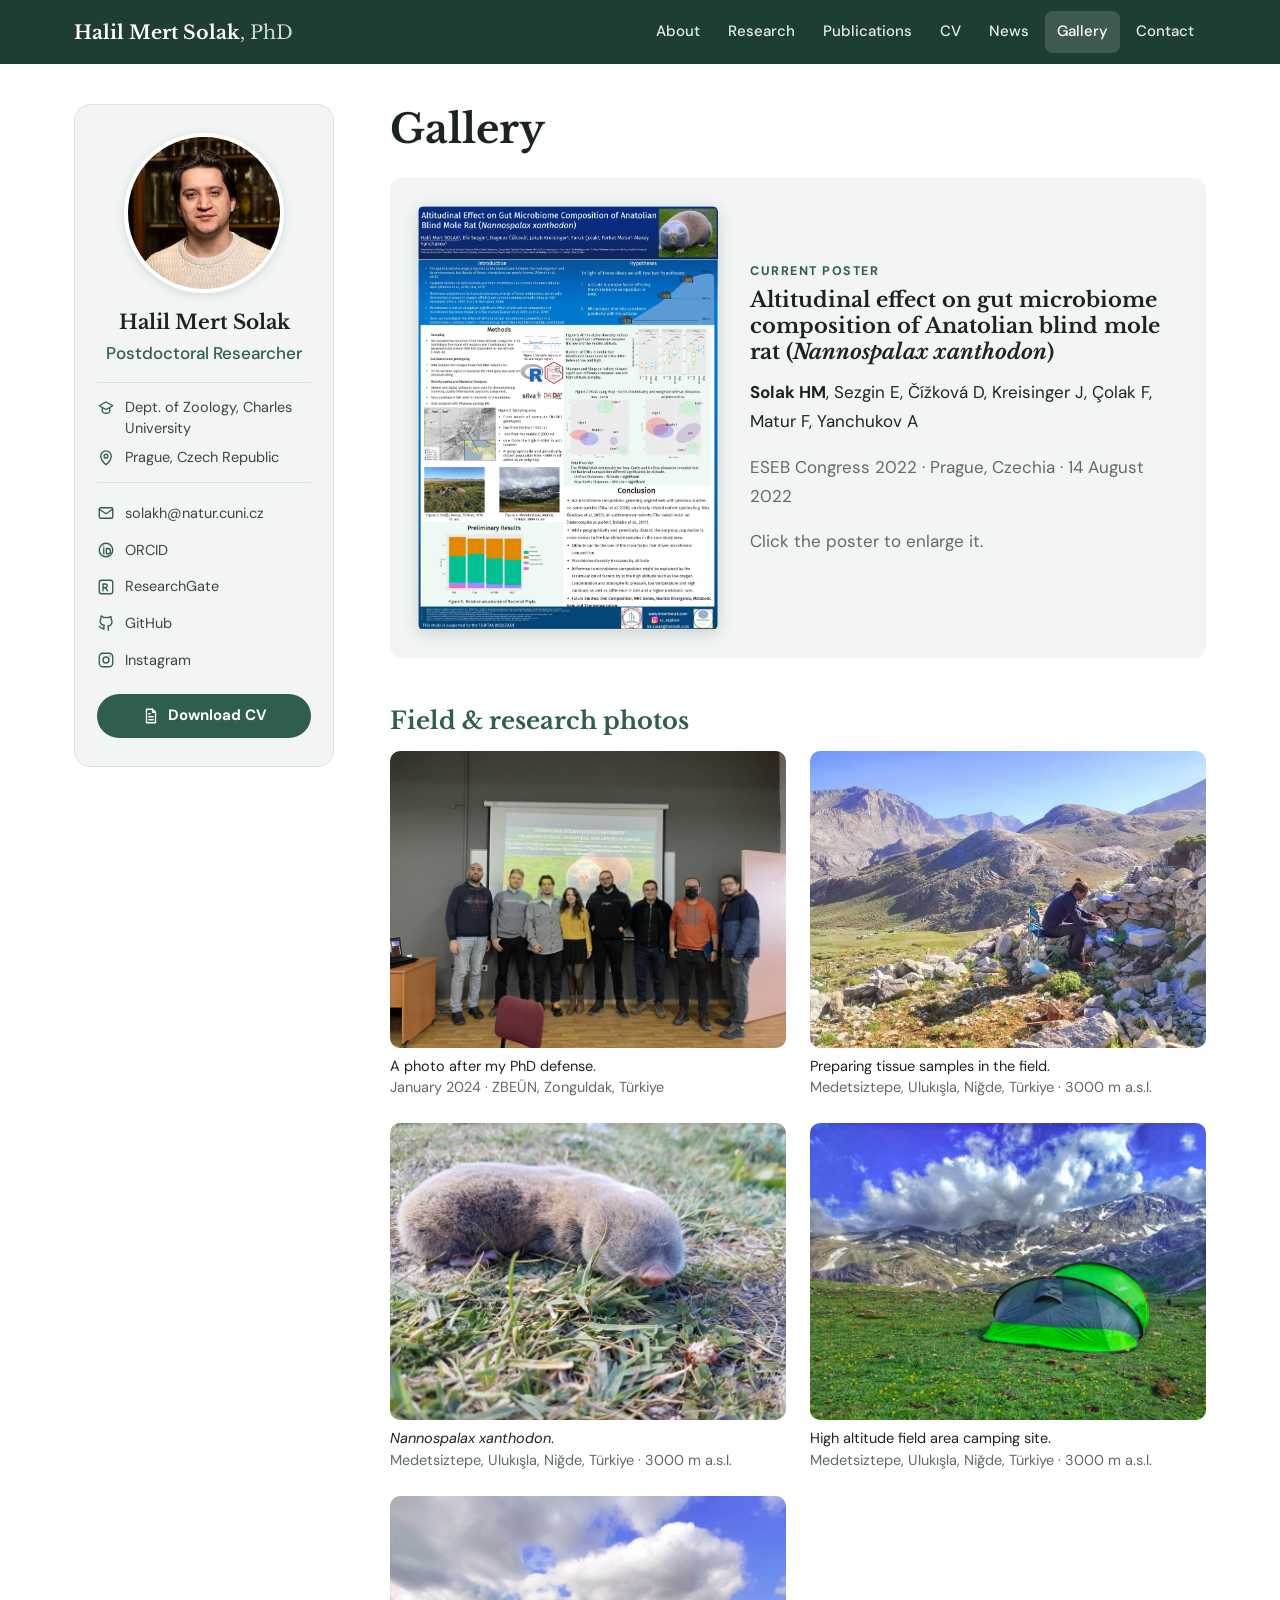
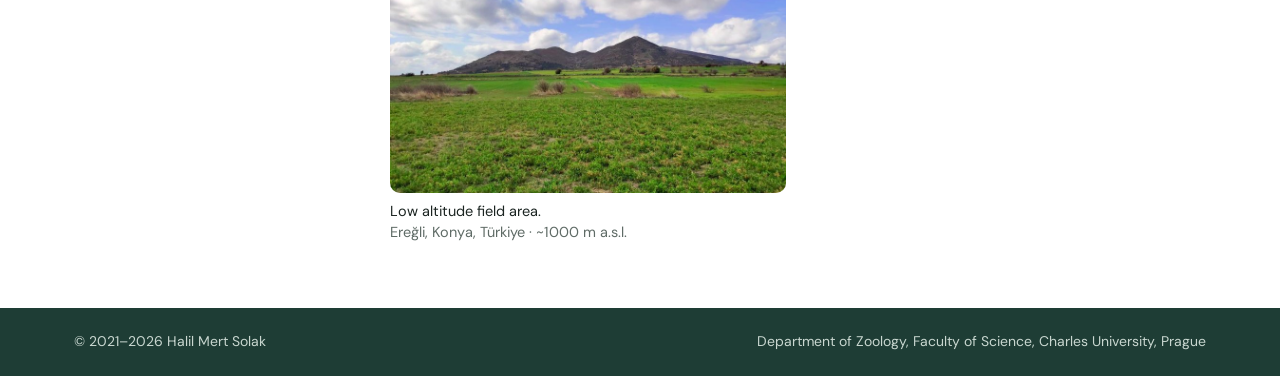
<file: gallery/index.html>
<!doctype html>
<html lang="en">
<head>
<meta charset="utf-8">
<meta name="viewport" content="width=device-width, initial-scale=1">
<title>Gallery | Halil Mert Solak</title>
<meta name="description" content="Posters, field and research photos of Halil Mert Solak.">
<link rel="canonical" href="https://hmertsolak.github.io/gallery/">
<meta property="og:title" content="Gallery | Halil Mert Solak">
<meta property="og:description" content="Posters, field and research photos of Halil Mert Solak.">
<meta property="og:type" content="website">
<meta property="og:url" content="https://hmertsolak.github.io/gallery/">
<meta property="og:image" content="https://hmertsolak.github.io/images/portrait.jpg">
<link rel="icon" href="/images/favicon.svg" type="image/svg+xml">
<link rel="preconnect" href="https://fonts.googleapis.com">
<link rel="preconnect" href="https://fonts.gstatic.com" crossorigin>
<link href="https://fonts.googleapis.com/css2?family=DM+Sans:ital,opsz,wght@0,9..40,400;0,9..40,500;0,9..40,700;1,9..40,400&family=Libre+Baskerville:ital,wght@0,400;0,700;1,400&display=swap" rel="stylesheet">
<link rel="stylesheet" href="/assets/css/site.css?v=4">
</head>
<body>
<a class="skip" href="#main">Skip to content</a>
<header class="topbar">
  <div class="topbar-inner">
    <a class="brand" href="/">Halil Mert Solak<span>, PhD</span></a>
    <button class="menu-btn" aria-label="Open menu" aria-expanded="false" aria-controls="site-nav"><svg viewBox="0 0 24 24" aria-hidden="true"><path d="M4 7h16M4 12h16M4 17h16"/></svg></button>
    <nav id="site-nav" aria-label="Main">
<a href="/">About</a>
<a href="/research/">Research</a>
<a href="/publications/">Publications</a>
<a href="/cv/">CV</a>
<a href="/news/">News</a>
<a href="/gallery/" aria-current="page">Gallery</a>
<a href="/contact/">Contact</a>
    </nav>
  </div>
</header>
<div class="layout">
<aside class="sidebar" aria-label="Profile">
  <img class="avatar" src="/images/portrait.jpg" alt="Portrait of Halil Mert Solak" width="160" height="160">
  <div class="who">
    <p class="name">Halil Mert Solak</p>
    <p class="role">Postdoctoral Researcher</p>
  </div>
  <ul class="meta">
    <li><svg viewBox="0 0 24 24" aria-hidden="true"><path d="M3 9l9-5 9 5-9 5-9-5z"/><path d="M7 11.5V16c0 1.5 2.5 3 5 3s5-1.5 5-3v-4.5"/></svg><span>Dept. of Zoology, Charles University</span></li>
    <li><svg viewBox="0 0 24 24" aria-hidden="true"><path d="M12 21s-7-6.2-7-11.5A7 7 0 0 1 19 9.5C19 14.8 12 21 12 21z"/><circle cx="12" cy="9.5" r="2.5"/></svg><span>Prague, Czech Republic</span></li>
  </ul>
  <ul class="links">
<li><a href="mailto:solakh@natur.cuni.cz"><svg viewBox="0 0 24 24" aria-hidden="true"><rect x="3" y="5" width="18" height="14" rx="2"/><path d="M3 7l9 6 9-6"/></svg><span>solakh@natur.cuni.cz</span></a></li>
<li><a href="https://orcid.org/0000-0001-6877-9274" target="_blank" rel="noopener"><svg viewBox="0 0 24 24" aria-hidden="true"><circle cx="12" cy="12" r="9"/><path d="M9 10v7M9 7.2v.1M12.5 10v7h2a3.5 3.5 0 0 0 0-7h-2z"/></svg><span>ORCID</span></a></li>
<li><a href="https://www.researchgate.net/profile/Halil-Solak-3" target="_blank" rel="noopener"><svg viewBox="0 0 24 24" aria-hidden="true"><rect x="3" y="3" width="18" height="18" rx="3"/><path d="M8 17V8h3a2.5 2.5 0 0 1 0 5H8m3 0l3 4"/></svg><span>ResearchGate</span></a></li>
<li><a href="https://github.com/hmertsolak" target="_blank" rel="noopener"><svg viewBox="0 0 24 24" aria-hidden="true"><path d="M9 19c-4 1.5-4-2-6-2.5m12 5v-3.5c0-1 .1-1.4-.5-2 2.8-.3 5.5-1.4 5.5-6a4.6 4.6 0 0 0-1.3-3.2 4.2 4.2 0 0 0-.1-3.2s-1-.3-3.4 1.3a11.6 11.6 0 0 0-6.2 0C6.6 2.3 5.6 2.6 5.6 2.6a4.2 4.2 0 0 0-.1 3.2A4.6 4.6 0 0 0 4.2 9c0 4.6 2.7 5.7 5.5 6-.6.6-.6 1.2-.5 2v3.5"/></svg><span>GitHub</span></a></li>
<li><a href="https://www.instagram.com/solak.jpg/" target="_blank" rel="noopener"><svg viewBox="0 0 24 24" aria-hidden="true"><rect x="3" y="3" width="18" height="18" rx="5"/><circle cx="12" cy="12" r="4"/><path d="M17.5 6.5v.1"/></svg><span>Instagram</span></a></li>
  </ul>
  <a class="btn btn-cv" href="/files/Solak_HM_CV.pdf?v=2026-10-28"><svg viewBox="0 0 24 24" aria-hidden="true"><path d="M6 3h8l4 4v14H6z"/><path d="M14 3v4h4M9 13h6M9 17h6M9 9h2"/></svg><span>Download CV</span></a>
</aside>
<main id="main" class="content">
<h1>Gallery</h1>
<section class="poster">
  <a class="poster-img" href="/images/poster-eseb2022.jpg" data-lightbox title="Enlarge poster">
    <img src="/images/poster-eseb2022.jpg" alt="ESEB 2022 poster: Altitudinal effect on gut microbiome composition of Anatolian blind mole rat" loading="lazy">
  </a>
  <div>
    <p class="eyebrow">Current poster</p>
    <h2>Altitudinal effect on gut microbiome composition of Anatolian blind mole rat (<em>Nannospalax xanthodon</em>)</h2>
    <p><strong>Solak HM</strong>, Sezgin E, Čížková D, Kreisinger J, Çolak F, Matur F, Yanchukov A</p>
    <p class="muted">ESEB Congress 2022 · Prague, Czechia · 14 August 2022</p>
    <p class="muted">Click the poster to enlarge it.</p>
  </div>
</section>
<section class="block">
  <h2>Field &amp; research photos</h2>
  <div class="photos">
<figure><a href="/images/gallery-defense.jpg" data-lightbox><img src="/images/gallery-defense.jpg" alt="Group photo after the PhD defense" loading="lazy"></a><figcaption>A photo after my PhD defense.<br><span class="muted">January 2024 · ZBEÜN, Zonguldak, Türkiye</span></figcaption></figure>
<figure><a href="/images/gallery-tissue.jpg" data-lightbox><img src="/images/gallery-tissue.jpg" alt="Preparing tissue samples at a high-altitude field site" loading="lazy"></a><figcaption>Preparing tissue samples in the field.<br><span class="muted">Medetsiztepe, Ulukışla, Niğde, Türkiye · 3000 m a.s.l.</span></figcaption></figure>
<figure><a href="/images/gallery-molerat.jpg" data-lightbox><img src="/images/gallery-molerat.jpg" alt="An Anatolian blind mole rat on grass" loading="lazy"></a><figcaption><em>Nannospalax xanthodon</em>.<br><span class="muted">Medetsiztepe, Ulukışla, Niğde, Türkiye · 3000 m a.s.l.</span></figcaption></figure>
<figure><a href="/images/gallery-camping.jpg" data-lightbox><img src="/images/gallery-camping.jpg" alt="A tent at the high-altitude camping site" loading="lazy"></a><figcaption>High altitude field area camping site.<br><span class="muted">Medetsiztepe, Ulukışla, Niğde, Türkiye · 3000 m a.s.l.</span></figcaption></figure>
<figure><a href="/images/gallery-lowaltitude.jpg" data-lightbox><img src="/images/gallery-lowaltitude.jpg" alt="Low altitude field area landscape" loading="lazy"></a><figcaption>Low altitude field area.<br><span class="muted">Ereğli, Konya, Türkiye · ~1000 m a.s.l.</span></figcaption></figure>
  </div>
</section>
</main>
</div>
<footer class="footer">
  <div class="footer-inner">
    <span>© 2021–2026 Halil Mert Solak</span>
    <span>Department of Zoology, Faculty of Science, Charles University, Prague</span>
  </div>
</footer>
<dialog class="lightbox" aria-label="Enlarged image"><button class="lb-close" aria-label="Close">×</button><img alt=""></dialog>
<script>
const lb=document.querySelector('.lightbox'),lbi=lb.querySelector('img');
document.querySelectorAll('a[data-lightbox]').forEach(l=>l.addEventListener('click',e=>{e.preventDefault();lbi.src=l.href;lbi.alt=l.querySelector('img').alt;lb.showModal()}));
lb.addEventListener('click',e=>{if(e.target!==lbi)lb.close()});
const b=document.querySelector('.menu-btn'),n=document.getElementById('site-nav');
b.addEventListener('click',()=>{const o=n.classList.toggle('open');b.setAttribute('aria-expanded',o)});
</script>
<!-- Statcounter -->
<script>var sc_project=13363139;var sc_invisible=1;var sc_security="93c2f857";</script>
<script src="https://www.statcounter.com/counter/counter.js" async></script>
<noscript><div class="statcounter"><img class="statcounter" src="https://c.statcounter.com/13363139/0/93c2f857/1/" alt="" referrerPolicy="no-referrer-when-downgrade"></div></noscript>
<!-- End of Statcounter Code -->
</body>
</html>
</file>
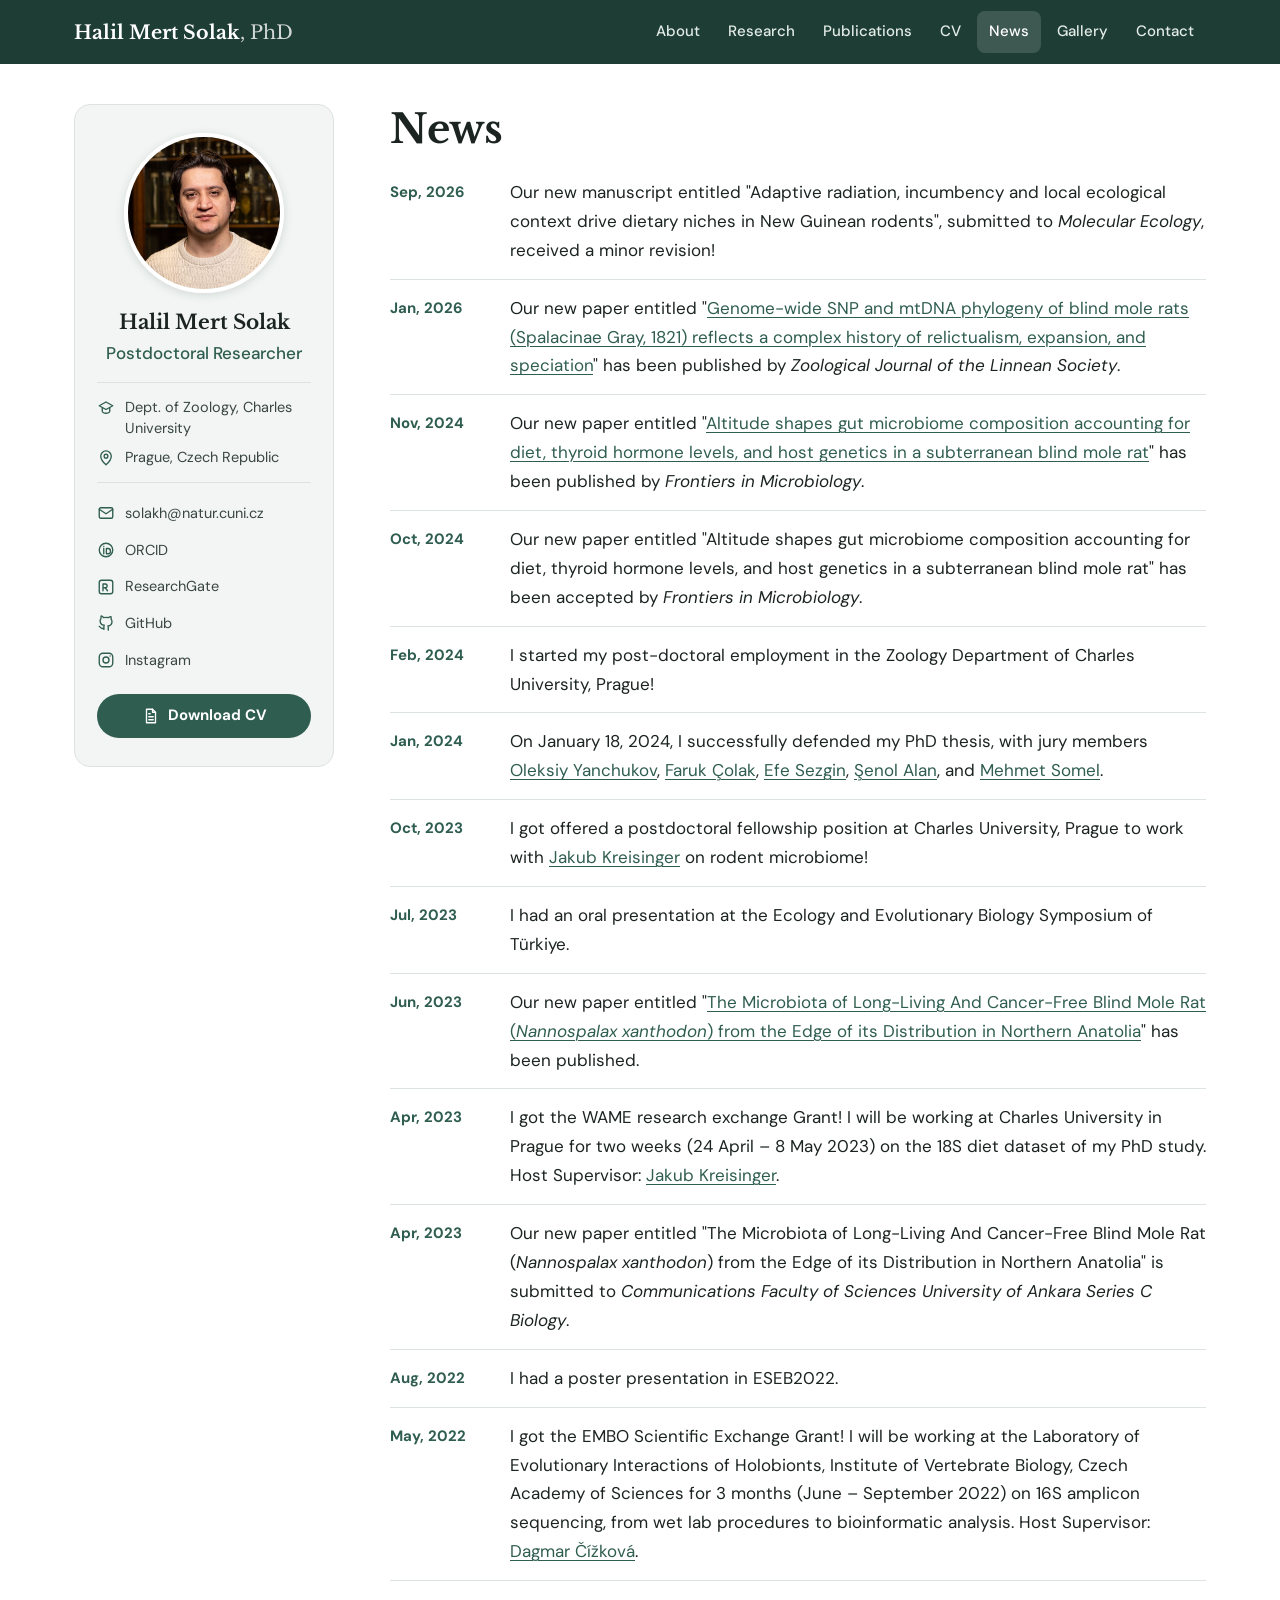
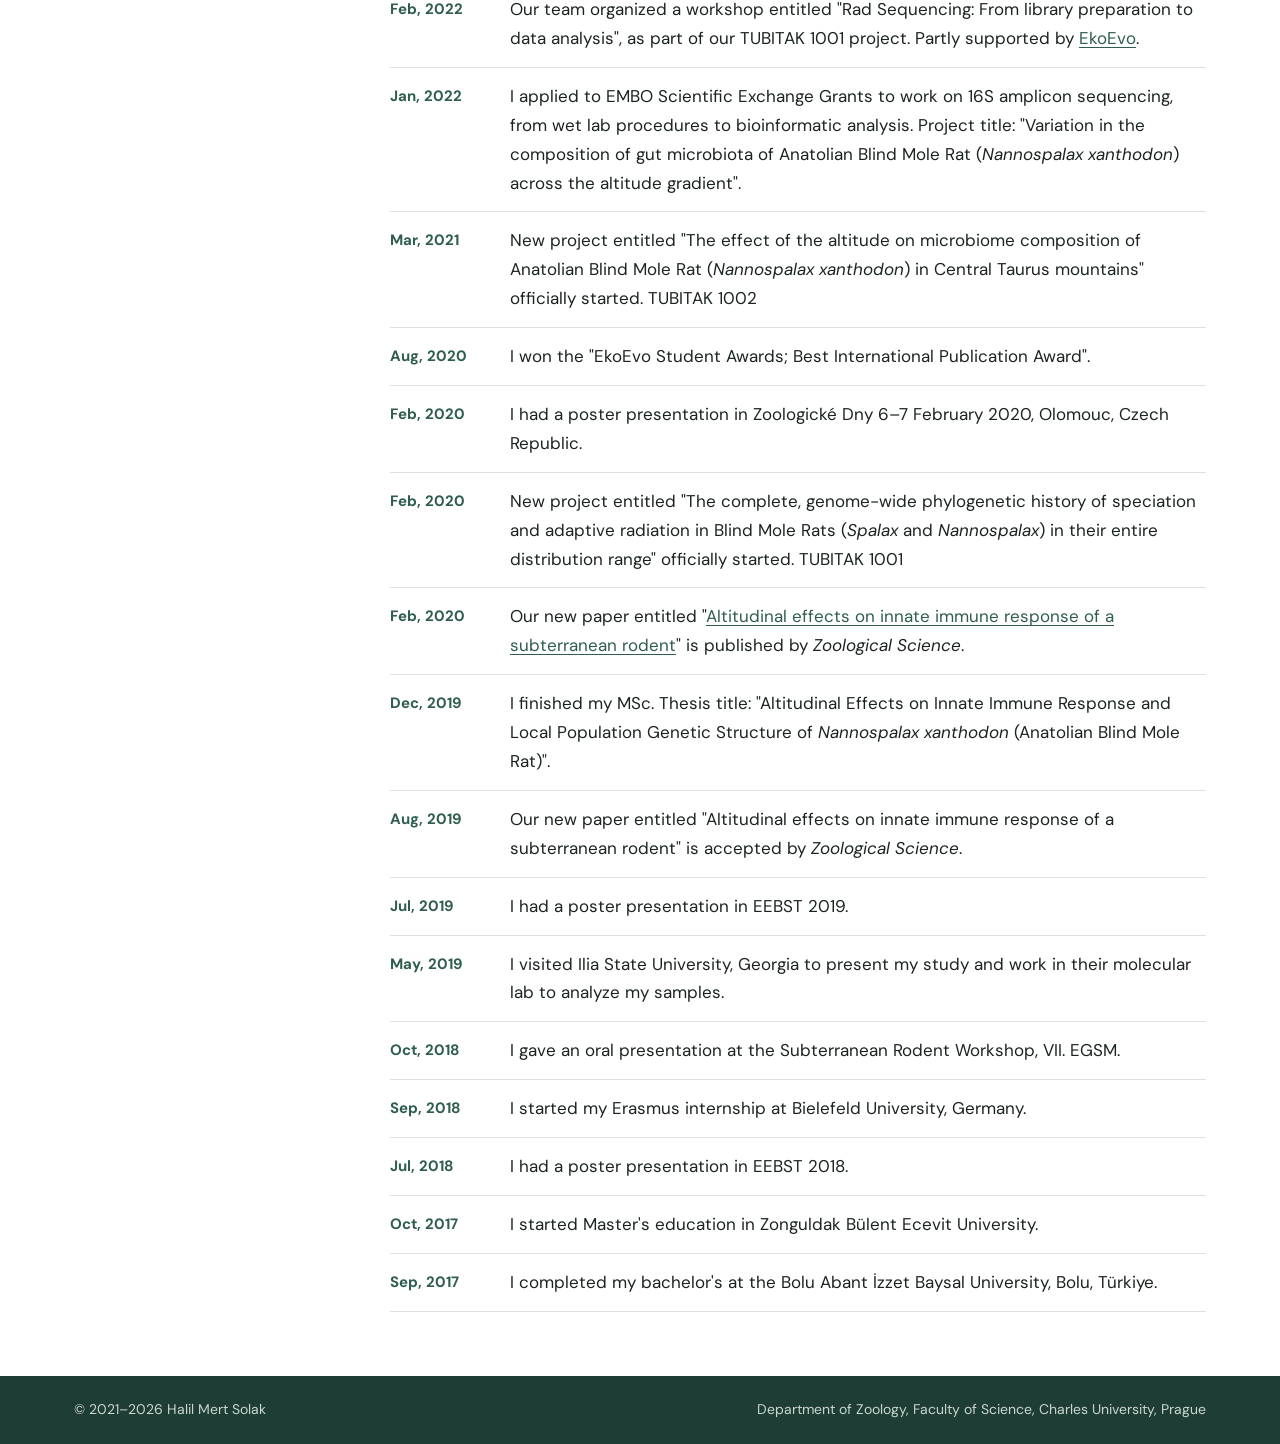
<file: news/index.html>
<!doctype html>
<html lang="en">
<head>
<meta charset="utf-8">
<meta name="viewport" content="width=device-width, initial-scale=1">
<title>News | Halil Mert Solak</title>
<meta name="description" content="News and updates from Halil Mert Solak.">
<link rel="canonical" href="https://hmertsolak.github.io/news/">
<meta property="og:title" content="News | Halil Mert Solak">
<meta property="og:description" content="News and updates from Halil Mert Solak.">
<meta property="og:type" content="website">
<meta property="og:url" content="https://hmertsolak.github.io/news/">
<meta property="og:image" content="https://hmertsolak.github.io/images/portrait.jpg">
<link rel="icon" href="/images/favicon.svg" type="image/svg+xml">
<link rel="preconnect" href="https://fonts.googleapis.com">
<link rel="preconnect" href="https://fonts.gstatic.com" crossorigin>
<link href="https://fonts.googleapis.com/css2?family=DM+Sans:ital,opsz,wght@0,9..40,400;0,9..40,500;0,9..40,700;1,9..40,400&family=Libre+Baskerville:ital,wght@0,400;0,700;1,400&display=swap" rel="stylesheet">
<link rel="stylesheet" href="/assets/css/site.css?v=4">
</head>
<body>
<a class="skip" href="#main">Skip to content</a>
<header class="topbar">
  <div class="topbar-inner">
    <a class="brand" href="/">Halil Mert Solak<span>, PhD</span></a>
    <button class="menu-btn" aria-label="Open menu" aria-expanded="false" aria-controls="site-nav"><svg viewBox="0 0 24 24" aria-hidden="true"><path d="M4 7h16M4 12h16M4 17h16"/></svg></button>
    <nav id="site-nav" aria-label="Main">
<a href="/">About</a>
<a href="/research/">Research</a>
<a href="/publications/">Publications</a>
<a href="/cv/">CV</a>
<a href="/news/" aria-current="page">News</a>
<a href="/gallery/">Gallery</a>
<a href="/contact/">Contact</a>
    </nav>
  </div>
</header>
<div class="layout">
<aside class="sidebar" aria-label="Profile">
  <img class="avatar" src="/images/portrait.jpg" alt="Portrait of Halil Mert Solak" width="160" height="160">
  <div class="who">
    <p class="name">Halil Mert Solak</p>
    <p class="role">Postdoctoral Researcher</p>
  </div>
  <ul class="meta">
    <li><svg viewBox="0 0 24 24" aria-hidden="true"><path d="M3 9l9-5 9 5-9 5-9-5z"/><path d="M7 11.5V16c0 1.5 2.5 3 5 3s5-1.5 5-3v-4.5"/></svg><span>Dept. of Zoology, Charles University</span></li>
    <li><svg viewBox="0 0 24 24" aria-hidden="true"><path d="M12 21s-7-6.2-7-11.5A7 7 0 0 1 19 9.5C19 14.8 12 21 12 21z"/><circle cx="12" cy="9.5" r="2.5"/></svg><span>Prague, Czech Republic</span></li>
  </ul>
  <ul class="links">
<li><a href="mailto:solakh@natur.cuni.cz"><svg viewBox="0 0 24 24" aria-hidden="true"><rect x="3" y="5" width="18" height="14" rx="2"/><path d="M3 7l9 6 9-6"/></svg><span>solakh@natur.cuni.cz</span></a></li>
<li><a href="https://orcid.org/0000-0001-6877-9274" target="_blank" rel="noopener"><svg viewBox="0 0 24 24" aria-hidden="true"><circle cx="12" cy="12" r="9"/><path d="M9 10v7M9 7.2v.1M12.5 10v7h2a3.5 3.5 0 0 0 0-7h-2z"/></svg><span>ORCID</span></a></li>
<li><a href="https://www.researchgate.net/profile/Halil-Solak-3" target="_blank" rel="noopener"><svg viewBox="0 0 24 24" aria-hidden="true"><rect x="3" y="3" width="18" height="18" rx="3"/><path d="M8 17V8h3a2.5 2.5 0 0 1 0 5H8m3 0l3 4"/></svg><span>ResearchGate</span></a></li>
<li><a href="https://github.com/hmertsolak" target="_blank" rel="noopener"><svg viewBox="0 0 24 24" aria-hidden="true"><path d="M9 19c-4 1.5-4-2-6-2.5m12 5v-3.5c0-1 .1-1.4-.5-2 2.8-.3 5.5-1.4 5.5-6a4.6 4.6 0 0 0-1.3-3.2 4.2 4.2 0 0 0-.1-3.2s-1-.3-3.4 1.3a11.6 11.6 0 0 0-6.2 0C6.6 2.3 5.6 2.6 5.6 2.6a4.2 4.2 0 0 0-.1 3.2A4.6 4.6 0 0 0 4.2 9c0 4.6 2.7 5.7 5.5 6-.6.6-.6 1.2-.5 2v3.5"/></svg><span>GitHub</span></a></li>
<li><a href="https://www.instagram.com/solak.jpg/" target="_blank" rel="noopener"><svg viewBox="0 0 24 24" aria-hidden="true"><rect x="3" y="3" width="18" height="18" rx="5"/><circle cx="12" cy="12" r="4"/><path d="M17.5 6.5v.1"/></svg><span>Instagram</span></a></li>
  </ul>
  <a class="btn btn-cv" href="/files/Solak_HM_CV.pdf?v=2026-10-28"><svg viewBox="0 0 24 24" aria-hidden="true"><path d="M6 3h8l4 4v14H6z"/><path d="M14 3v4h4M9 13h6M9 17h6M9 9h2"/></svg><span>Download CV</span></a>
</aside>
<main id="main" class="content">
<h1>News</h1>
<ul class="news full">
<li><time>Sep, 2026</time><p>Our new manuscript entitled "Adaptive radiation, incumbency and local ecological context drive dietary niches in New Guinean rodents", submitted to <em>Molecular Ecology</em>, received a minor revision!</p></li>
<li><time>Jan, 2026</time><p>Our new paper entitled "<a href="https://doi.org/10.1093/zoolinnean/zlaf186" target="_blank" rel="noopener">Genome-wide SNP and mtDNA phylogeny of blind mole rats (Spalacinae Gray, 1821) reflects a complex history of relictualism, expansion, and speciation</a>" has been published by <em>Zoological Journal of the Linnean Society</em>.</p></li>
<li><time>Nov, 2024</time><p>Our new paper entitled "<a href="https://www.frontiersin.org/journals/microbiology/articles/10.3389/fmicb.2024.1476845/full" target="_blank" rel="noopener">Altitude shapes gut microbiome composition accounting for diet, thyroid hormone levels, and host genetics in a subterranean blind mole rat</a>" has been published by <em>Frontiers in Microbiology</em>.</p></li>
<li><time>Oct, 2024</time><p>Our new paper entitled "Altitude shapes gut microbiome composition accounting for diet, thyroid hormone levels, and host genetics in a subterranean blind mole rat" has been accepted by <em>Frontiers in Microbiology</em>.</p></li>
<li><time>Feb, 2024</time><p>I started my post-doctoral employment in the Zoology Department of Charles University, Prague!</p></li>
<li><time>Jan, 2024</time><p>On January 18, 2024, I successfully defended my PhD thesis, with jury members <a href="https://www.researchgate.net/profile/Alexey-Yanchukov" target="_blank" rel="noopener">Oleksiy Yanchukov</a>, <a href="https://www.researchgate.net/profile/Faruk-Colak" target="_blank" rel="noopener">Faruk Çolak</a>, <a href="https://www.researchgate.net/profile/Efe-Sezgin" target="_blank" rel="noopener">Efe Sezgin</a>, <a href="https://www.researchgate.net/profile/Senol-Alan" target="_blank" rel="noopener">Şenol Alan</a>, and <a href="https://www.researchgate.net/profile/Mehmet-Somel" target="_blank" rel="noopener">Mehmet Somel</a>.</p></li>
<li><time>Oct, 2023</time><p>I got offered a postdoctoral fellowship position at Charles University, Prague to work with <a href="https://www.researchgate.net/profile/Jakub-Kreisinger" target="_blank" rel="noopener">Jakub Kreisinger</a> on rodent microbiome!</p></li>
<li><time>Jul, 2023</time><p>I had an oral presentation at the Ecology and Evolutionary Biology Symposium of Türkiye.</p></li>
<li><time>Jun, 2023</time><p>Our new paper entitled "<a href="https://doi.org/10.53447/communc.1281221" target="_blank" rel="noopener">The Microbiota of Long-Living And Cancer-Free Blind Mole Rat (<em>Nannospalax xanthodon</em>) from the Edge of its Distribution in Northern Anatolia</a>" has been published.</p></li>
<li><time>Apr, 2023</time><p>I got the WAME research exchange Grant! I will be working at Charles University in Prague for two weeks (24 April – 8 May 2023) on the 18S diet dataset of my PhD study. Host Supervisor: <a href="https://www.researchgate.net/profile/Jakub-Kreisinger" target="_blank" rel="noopener">Jakub Kreisinger</a>.</p></li>
<li><time>Apr, 2023</time><p>Our new paper entitled "The Microbiota of Long-Living And Cancer-Free Blind Mole Rat (<em>Nannospalax xanthodon</em>) from the Edge of its Distribution in Northern Anatolia" is submitted to <em>Communications Faculty of Sciences University of Ankara Series C Biology</em>.</p></li>
<li><time>Aug, 2022</time><p>I had a poster presentation in ESEB2022.</p></li>
<li><time>May, 2022</time><p>I got the EMBO Scientific Exchange Grant! I will be working at the Laboratory of Evolutionary Interactions of Holobionts, Institute of Vertebrate Biology, Czech Academy of Sciences for 3 months (June – September 2022) on 16S amplicon sequencing, from wet lab procedures to bioinformatic analysis. Host Supervisor: <a href="https://www.researchgate.net/profile/Dagmar-Cizkova" target="_blank" rel="noopener">Dagmar Čížková</a>.</p></li>
<li><time>Feb, 2022</time><p>Our team organized a workshop entitled "Rad Sequencing: From library preparation to data analysis", as part of our TUBITAK 1001 project. Partly supported by <a href="https://www.ekoevo.org/en/" target="_blank" rel="noopener">EkoEvo</a>.</p></li>
<li><time>Jan, 2022</time><p>I applied to EMBO Scientific Exchange Grants to work on 16S amplicon sequencing, from wet lab procedures to bioinformatic analysis. Project title: "Variation in the composition of gut microbiota of Anatolian Blind Mole Rat (<em>Nannospalax xanthodon</em>) across the altitude gradient".</p></li>
<li><time>Mar, 2021</time><p>New project entitled "The effect of the altitude on microbiome composition of Anatolian Blind Mole Rat (<em>Nannospalax xanthodon</em>) in Central Taurus mountains" officially started. TUBITAK 1002</p></li>
<li><time>Aug, 2020</time><p>I won the "EkoEvo Student Awards; Best International Publication Award".</p></li>
<li><time>Feb, 2020</time><p>I had a poster presentation in Zoologické Dny 6–7 February 2020, Olomouc, Czech Republic.</p></li>
<li><time>Feb, 2020</time><p>New project entitled "The complete, genome-wide phylogenetic history of speciation and adaptive radiation in Blind Mole Rats (<em>Spalax</em> and <em>Nannospalax</em>) in their entire distribution range" officially started. TUBITAK 1001</p></li>
<li><time>Feb, 2020</time><p>Our new paper entitled "<a href="https://doi.org/10.2108/zs190067" target="_blank" rel="noopener">Altitudinal effects on innate immune response of a subterranean rodent</a>" is published by <em>Zoological Science</em>.</p></li>
<li><time>Dec, 2019</time><p>I finished my MSc. Thesis title: "Altitudinal Effects on Innate Immune Response and Local Population Genetic Structure of <em>Nannospalax xanthodon</em> (Anatolian Blind Mole Rat)".</p></li>
<li><time>Aug, 2019</time><p>Our new paper entitled "Altitudinal effects on innate immune response of a subterranean rodent" is accepted by <em>Zoological Science</em>.</p></li>
<li><time>Jul, 2019</time><p>I had a poster presentation in EEBST 2019.</p></li>
<li><time>May, 2019</time><p>I visited Ilia State University, Georgia to present my study and work in their molecular lab to analyze my samples.</p></li>
<li><time>Oct, 2018</time><p>I gave an oral presentation at the Subterranean Rodent Workshop, VII. EGSM.</p></li>
<li><time>Sep, 2018</time><p>I started my Erasmus internship at Bielefeld University, Germany.</p></li>
<li><time>Jul, 2018</time><p>I had a poster presentation in EEBST 2018.</p></li>
<li><time>Oct, 2017</time><p>I started Master's education in Zonguldak Bülent Ecevit University.</p></li>
<li><time>Sep, 2017</time><p>I completed my bachelor's at the Bolu Abant İzzet Baysal University, Bolu, Türkiye.</p></li>
</ul>
</main>
</div>
<footer class="footer">
  <div class="footer-inner">
    <span>© 2021–2026 Halil Mert Solak</span>
    <span>Department of Zoology, Faculty of Science, Charles University, Prague</span>
  </div>
</footer>
<dialog class="lightbox" aria-label="Enlarged image"><button class="lb-close" aria-label="Close">×</button><img alt=""></dialog>
<script>
const lb=document.querySelector('.lightbox'),lbi=lb.querySelector('img');
document.querySelectorAll('a[data-lightbox]').forEach(l=>l.addEventListener('click',e=>{e.preventDefault();lbi.src=l.href;lbi.alt=l.querySelector('img').alt;lb.showModal()}));
lb.addEventListener('click',e=>{if(e.target!==lbi)lb.close()});
const b=document.querySelector('.menu-btn'),n=document.getElementById('site-nav');
b.addEventListener('click',()=>{const o=n.classList.toggle('open');b.setAttribute('aria-expanded',o)});
</script>
<!-- Statcounter -->
<script>var sc_project=13363139;var sc_invisible=1;var sc_security="93c2f857";</script>
<script src="https://www.statcounter.com/counter/counter.js" async></script>
<noscript><div class="statcounter"><img class="statcounter" src="https://c.statcounter.com/13363139/0/93c2f857/1/" alt="" referrerPolicy="no-referrer-when-downgrade"></div></noscript>
<!-- End of Statcounter Code -->
</body>
</html>
</file>
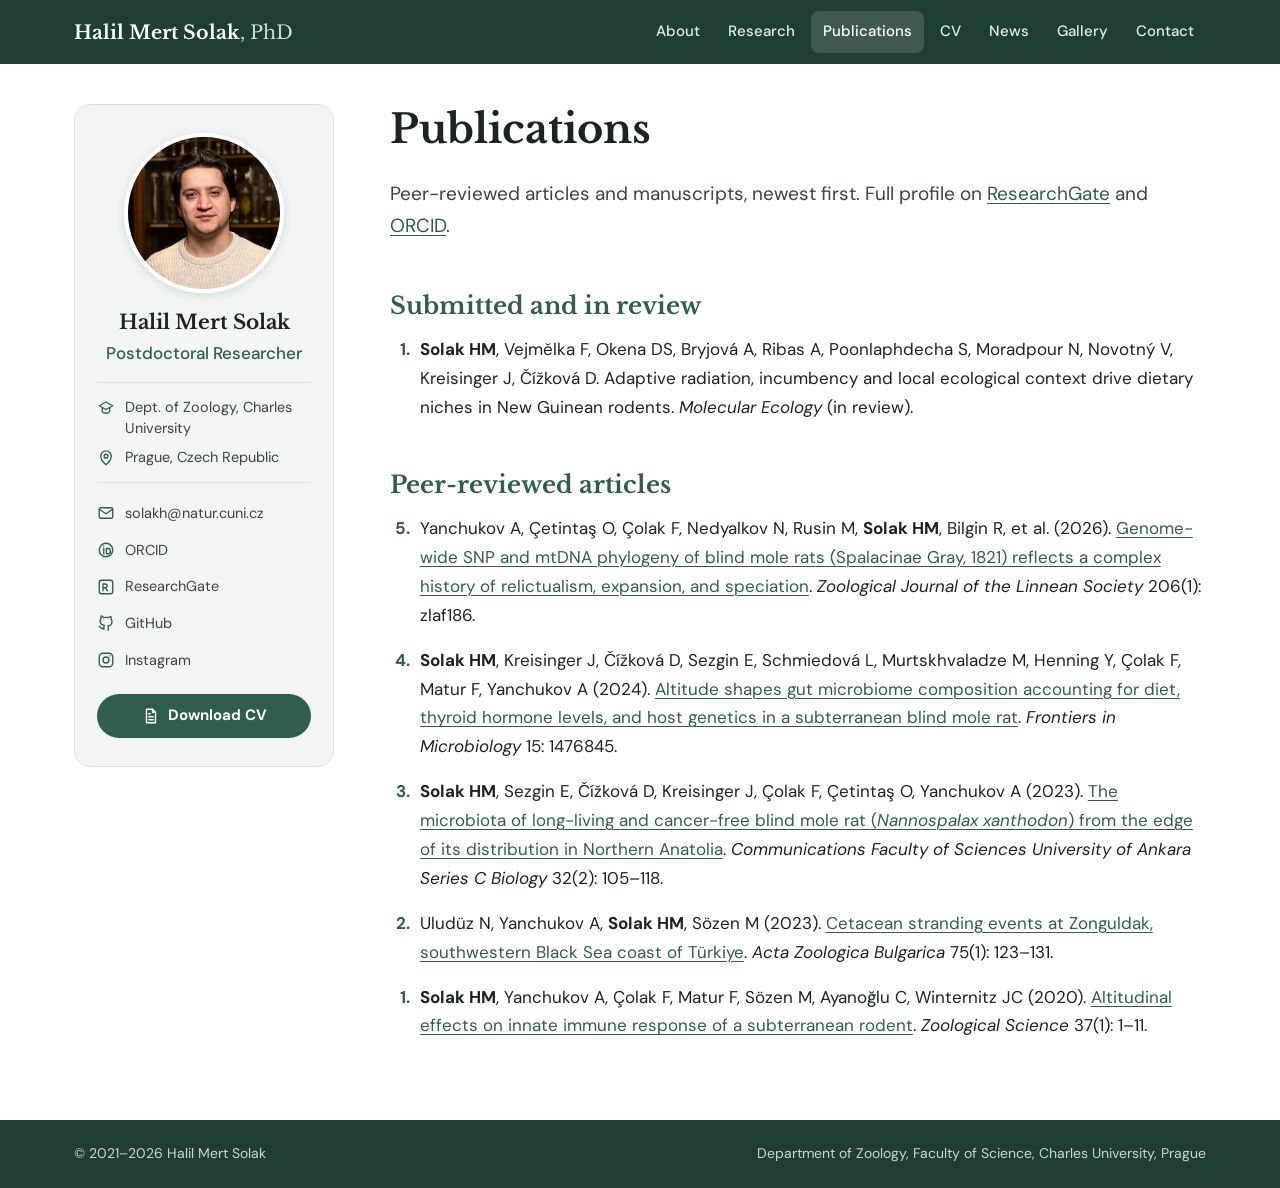
<file: publications/index.html>
<!doctype html>
<html lang="en">
<head>
<meta charset="utf-8">
<meta name="viewport" content="width=device-width, initial-scale=1">
<title>Publications | Halil Mert Solak</title>
<meta name="description" content="Peer-reviewed publications of Halil Mert Solak.">
<link rel="canonical" href="https://hmertsolak.github.io/publications/">
<meta property="og:title" content="Publications | Halil Mert Solak">
<meta property="og:description" content="Peer-reviewed publications of Halil Mert Solak.">
<meta property="og:type" content="website">
<meta property="og:url" content="https://hmertsolak.github.io/publications/">
<meta property="og:image" content="https://hmertsolak.github.io/images/portrait.jpg">
<link rel="icon" href="/images/favicon.svg" type="image/svg+xml">
<link rel="preconnect" href="https://fonts.googleapis.com">
<link rel="preconnect" href="https://fonts.gstatic.com" crossorigin>
<link href="https://fonts.googleapis.com/css2?family=DM+Sans:ital,opsz,wght@0,9..40,400;0,9..40,500;0,9..40,700;1,9..40,400&family=Libre+Baskerville:ital,wght@0,400;0,700;1,400&display=swap" rel="stylesheet">
<link rel="stylesheet" href="/assets/css/site.css?v=4">
</head>
<body>
<a class="skip" href="#main">Skip to content</a>
<header class="topbar">
  <div class="topbar-inner">
    <a class="brand" href="/">Halil Mert Solak<span>, PhD</span></a>
    <button class="menu-btn" aria-label="Open menu" aria-expanded="false" aria-controls="site-nav"><svg viewBox="0 0 24 24" aria-hidden="true"><path d="M4 7h16M4 12h16M4 17h16"/></svg></button>
    <nav id="site-nav" aria-label="Main">
<a href="/">About</a>
<a href="/research/">Research</a>
<a href="/publications/" aria-current="page">Publications</a>
<a href="/cv/">CV</a>
<a href="/news/">News</a>
<a href="/gallery/">Gallery</a>
<a href="/contact/">Contact</a>
    </nav>
  </div>
</header>
<div class="layout">
<aside class="sidebar" aria-label="Profile">
  <img class="avatar" src="/images/portrait.jpg" alt="Portrait of Halil Mert Solak" width="160" height="160">
  <div class="who">
    <p class="name">Halil Mert Solak</p>
    <p class="role">Postdoctoral Researcher</p>
  </div>
  <ul class="meta">
    <li><svg viewBox="0 0 24 24" aria-hidden="true"><path d="M3 9l9-5 9 5-9 5-9-5z"/><path d="M7 11.5V16c0 1.5 2.5 3 5 3s5-1.5 5-3v-4.5"/></svg><span>Dept. of Zoology, Charles University</span></li>
    <li><svg viewBox="0 0 24 24" aria-hidden="true"><path d="M12 21s-7-6.2-7-11.5A7 7 0 0 1 19 9.5C19 14.8 12 21 12 21z"/><circle cx="12" cy="9.5" r="2.5"/></svg><span>Prague, Czech Republic</span></li>
  </ul>
  <ul class="links">
<li><a href="mailto:solakh@natur.cuni.cz"><svg viewBox="0 0 24 24" aria-hidden="true"><rect x="3" y="5" width="18" height="14" rx="2"/><path d="M3 7l9 6 9-6"/></svg><span>solakh@natur.cuni.cz</span></a></li>
<li><a href="https://orcid.org/0000-0001-6877-9274" target="_blank" rel="noopener"><svg viewBox="0 0 24 24" aria-hidden="true"><circle cx="12" cy="12" r="9"/><path d="M9 10v7M9 7.2v.1M12.5 10v7h2a3.5 3.5 0 0 0 0-7h-2z"/></svg><span>ORCID</span></a></li>
<li><a href="https://www.researchgate.net/profile/Halil-Solak-3" target="_blank" rel="noopener"><svg viewBox="0 0 24 24" aria-hidden="true"><rect x="3" y="3" width="18" height="18" rx="3"/><path d="M8 17V8h3a2.5 2.5 0 0 1 0 5H8m3 0l3 4"/></svg><span>ResearchGate</span></a></li>
<li><a href="https://github.com/hmertsolak" target="_blank" rel="noopener"><svg viewBox="0 0 24 24" aria-hidden="true"><path d="M9 19c-4 1.5-4-2-6-2.5m12 5v-3.5c0-1 .1-1.4-.5-2 2.8-.3 5.5-1.4 5.5-6a4.6 4.6 0 0 0-1.3-3.2 4.2 4.2 0 0 0-.1-3.2s-1-.3-3.4 1.3a11.6 11.6 0 0 0-6.2 0C6.6 2.3 5.6 2.6 5.6 2.6a4.2 4.2 0 0 0-.1 3.2A4.6 4.6 0 0 0 4.2 9c0 4.6 2.7 5.7 5.5 6-.6.6-.6 1.2-.5 2v3.5"/></svg><span>GitHub</span></a></li>
<li><a href="https://www.instagram.com/solak.jpg/" target="_blank" rel="noopener"><svg viewBox="0 0 24 24" aria-hidden="true"><rect x="3" y="3" width="18" height="18" rx="5"/><circle cx="12" cy="12" r="4"/><path d="M17.5 6.5v.1"/></svg><span>Instagram</span></a></li>
  </ul>
  <a class="btn btn-cv" href="/files/Solak_HM_CV.pdf?v=2026-10-28"><svg viewBox="0 0 24 24" aria-hidden="true"><path d="M6 3h8l4 4v14H6z"/><path d="M14 3v4h4M9 13h6M9 17h6M9 9h2"/></svg><span>Download CV</span></a>
</aside>
<main id="main" class="content">
<h1>Publications</h1>
<p class="lede">Peer-reviewed articles and manuscripts, newest first. Full profile on <a href="https://www.researchgate.net/profile/Halil-Solak-3" target="_blank" rel="noopener">ResearchGate</a> and <a href="https://orcid.org/0000-0001-6877-9274" target="_blank" rel="noopener">ORCID</a>.</p>
<section class="block">
  <h2>Submitted and in review</h2>
  <ol class="pubs"><li><strong>Solak HM</strong>, Vejmělka F, Okena DS, Bryjová A, Ribas A, Poonlaphdecha S, Moradpour N, Novotný V, Kreisinger J, Čížková D. Adaptive radiation, incumbency and local ecological context drive dietary niches in New Guinean rodents. <em>Molecular Ecology</em> (in review).</li></ol>
</section>
<section class="block">
  <h2>Peer-reviewed articles</h2>
  <ol class="pubs" reversed><li>Yanchukov A, Çetintaş O, Çolak F, Nedyalkov N, Rusin M, <strong>Solak HM</strong>, Bilgin R, et al. (2026). <a href="https://doi.org/10.1093/zoolinnean/zlaf186" target="_blank" rel="noopener">Genome-wide SNP and mtDNA phylogeny of blind mole rats (Spalacinae Gray, 1821) reflects a complex history of relictualism, expansion, and speciation</a>. <em>Zoological Journal of the Linnean Society</em> 206(1): zlaf186.</li>
<li><strong>Solak HM</strong>, Kreisinger J, Čížková D, Sezgin E, Schmiedová L, Murtskhvaladze M, Henning Y, Çolak F, Matur F, Yanchukov A (2024). <a href="https://www.frontiersin.org/journals/microbiology/articles/10.3389/fmicb.2024.1476845/full" target="_blank" rel="noopener">Altitude shapes gut microbiome composition accounting for diet, thyroid hormone levels, and host genetics in a subterranean blind mole rat</a>. <em>Frontiers in Microbiology</em> 15: 1476845.</li>
<li><strong>Solak HM</strong>, Sezgin E, Čížková D, Kreisinger J, Çolak F, Çetintaş O, Yanchukov A (2023). <a href="https://doi.org/10.53447/communc.1281221" target="_blank" rel="noopener">The microbiota of long-living and cancer-free blind mole rat (<em>Nannospalax xanthodon</em>) from the edge of its distribution in Northern Anatolia</a>. <em>Communications Faculty of Sciences University of Ankara Series C Biology</em> 32(2): 105–118.</li>
<li>Uludüz N, Yanchukov A, <strong>Solak HM</strong>, Sözen M (2023). <a href="https://www.acta-zoologica-bulgarica.eu/2023/002613" target="_blank" rel="noopener">Cetacean stranding events at Zonguldak, southwestern Black Sea coast of Türkiye</a>. <em>Acta Zoologica Bulgarica</em> 75(1): 123–131.</li>
<li><strong>Solak HM</strong>, Yanchukov A, Çolak F, Matur F, Sözen M, Ayanoğlu C, Winternitz JC (2020). <a href="https://doi.org/10.2108/zs190067" target="_blank" rel="noopener">Altitudinal effects on innate immune response of a subterranean rodent</a>. <em>Zoological Science</em> 37(1): 1–11.</li></ol>
</section>
</main>
</div>
<footer class="footer">
  <div class="footer-inner">
    <span>© 2021–2026 Halil Mert Solak</span>
    <span>Department of Zoology, Faculty of Science, Charles University, Prague</span>
  </div>
</footer>
<dialog class="lightbox" aria-label="Enlarged image"><button class="lb-close" aria-label="Close">×</button><img alt=""></dialog>
<script>
const lb=document.querySelector('.lightbox'),lbi=lb.querySelector('img');
document.querySelectorAll('a[data-lightbox]').forEach(l=>l.addEventListener('click',e=>{e.preventDefault();lbi.src=l.href;lbi.alt=l.querySelector('img').alt;lb.showModal()}));
lb.addEventListener('click',e=>{if(e.target!==lbi)lb.close()});
const b=document.querySelector('.menu-btn'),n=document.getElementById('site-nav');
b.addEventListener('click',()=>{const o=n.classList.toggle('open');b.setAttribute('aria-expanded',o)});
</script>
<!-- Statcounter -->
<script>var sc_project=13363139;var sc_invisible=1;var sc_security="93c2f857";</script>
<script src="https://www.statcounter.com/counter/counter.js" async></script>
<noscript><div class="statcounter"><img class="statcounter" src="https://c.statcounter.com/13363139/0/93c2f857/1/" alt="" referrerPolicy="no-referrer-when-downgrade"></div></noscript>
<!-- End of Statcounter Code -->
</body>
</html>
</file>
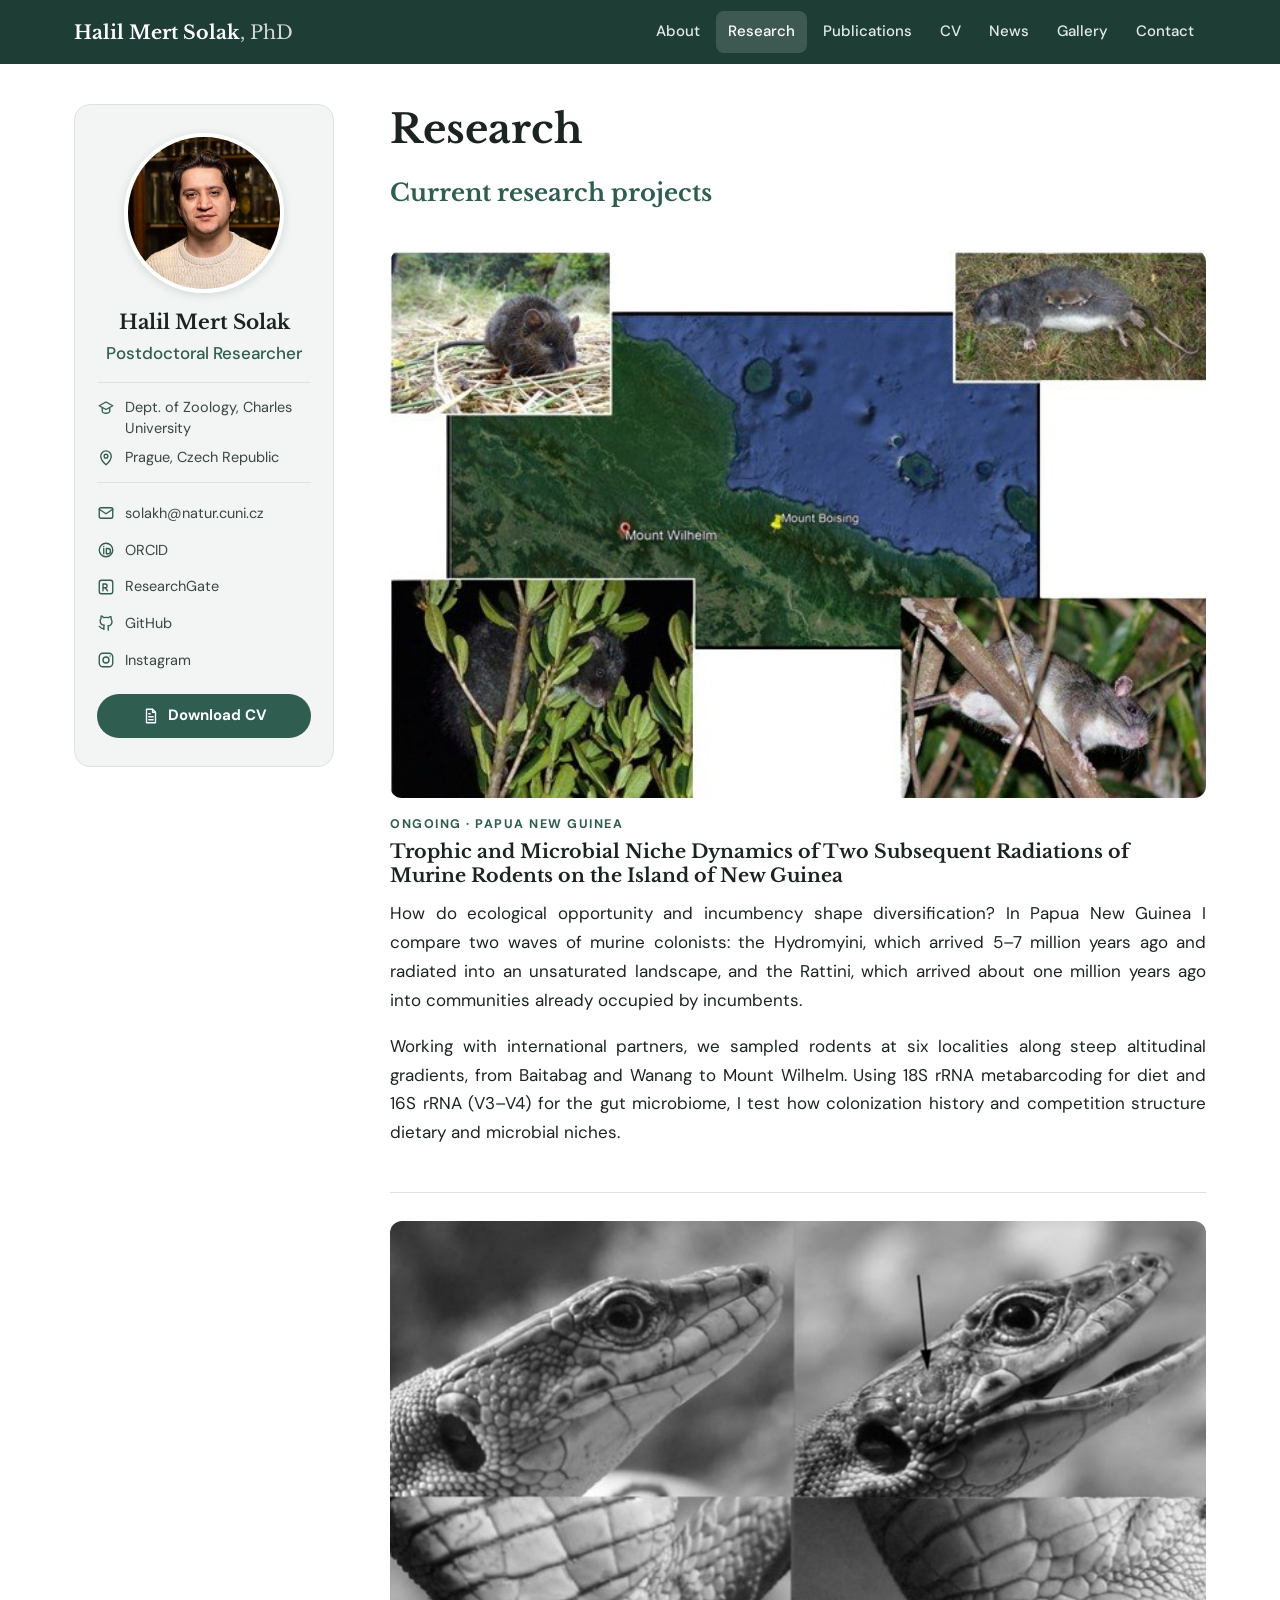
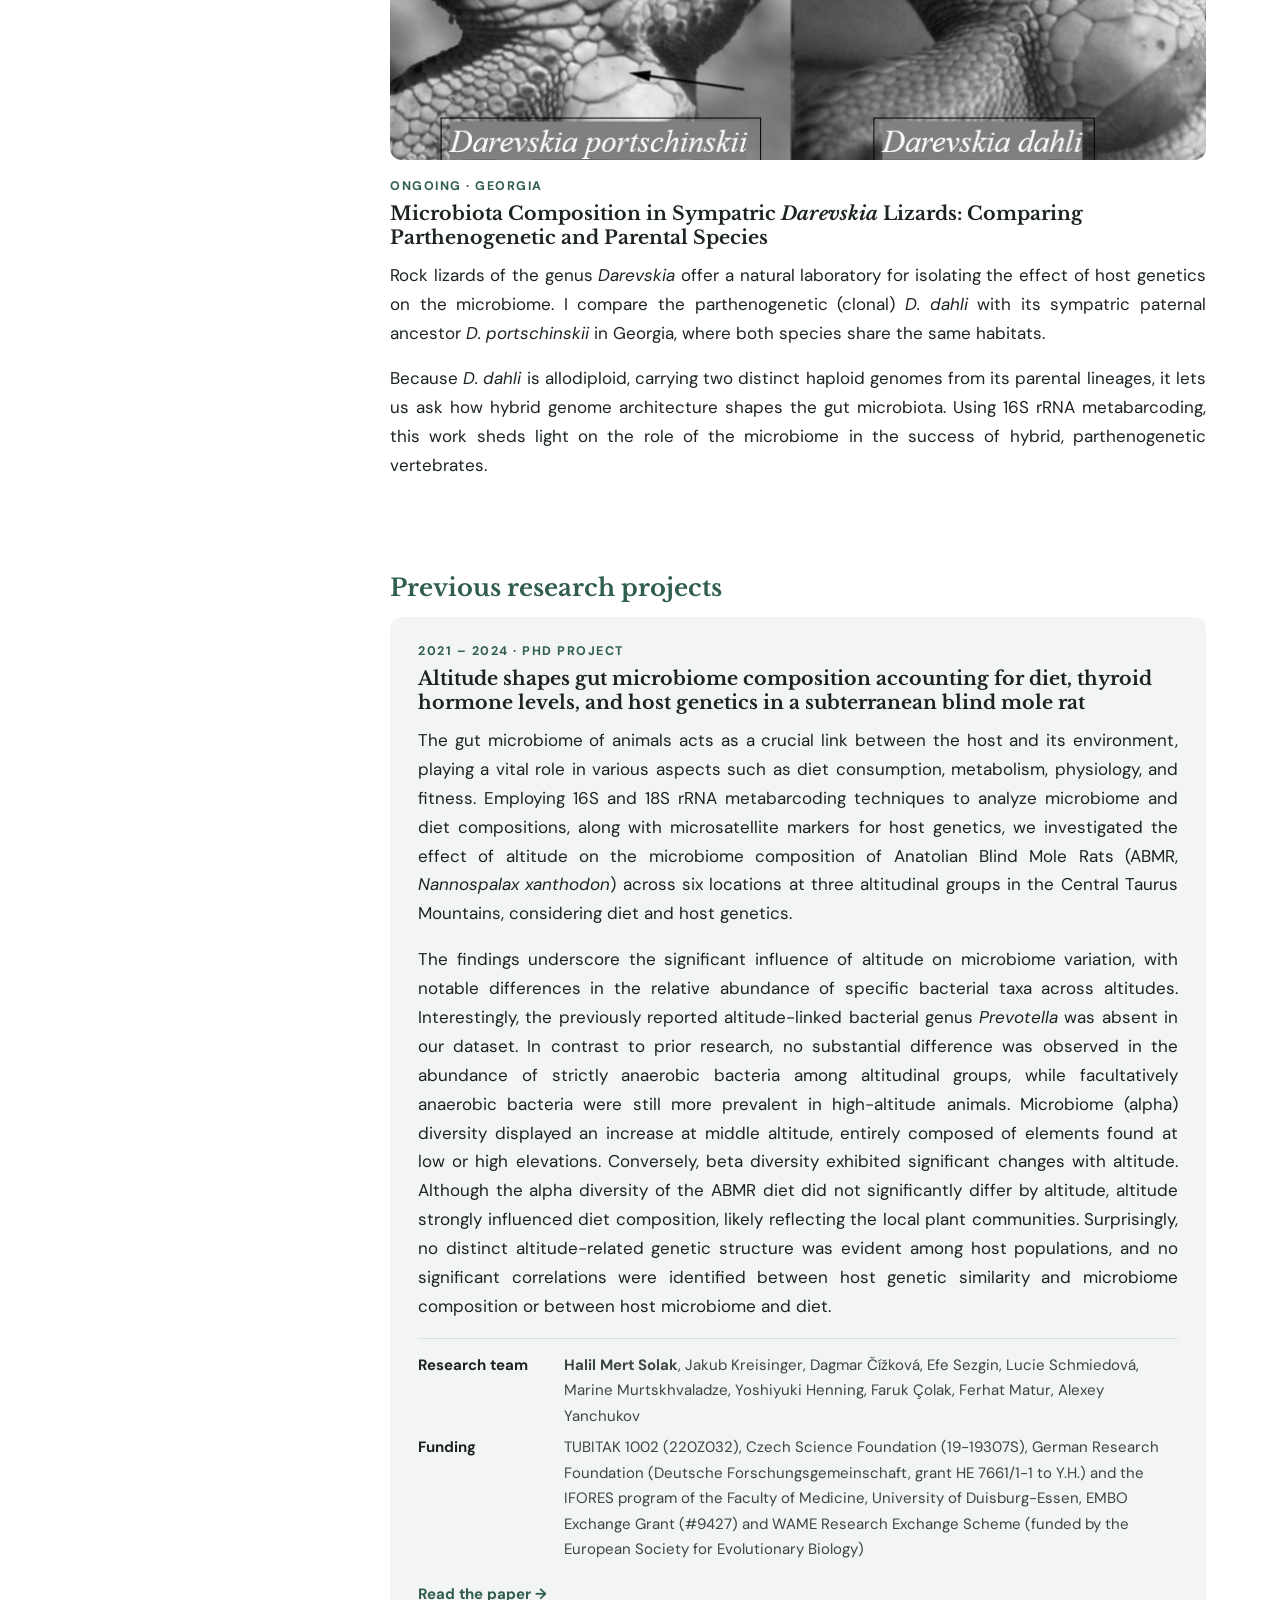
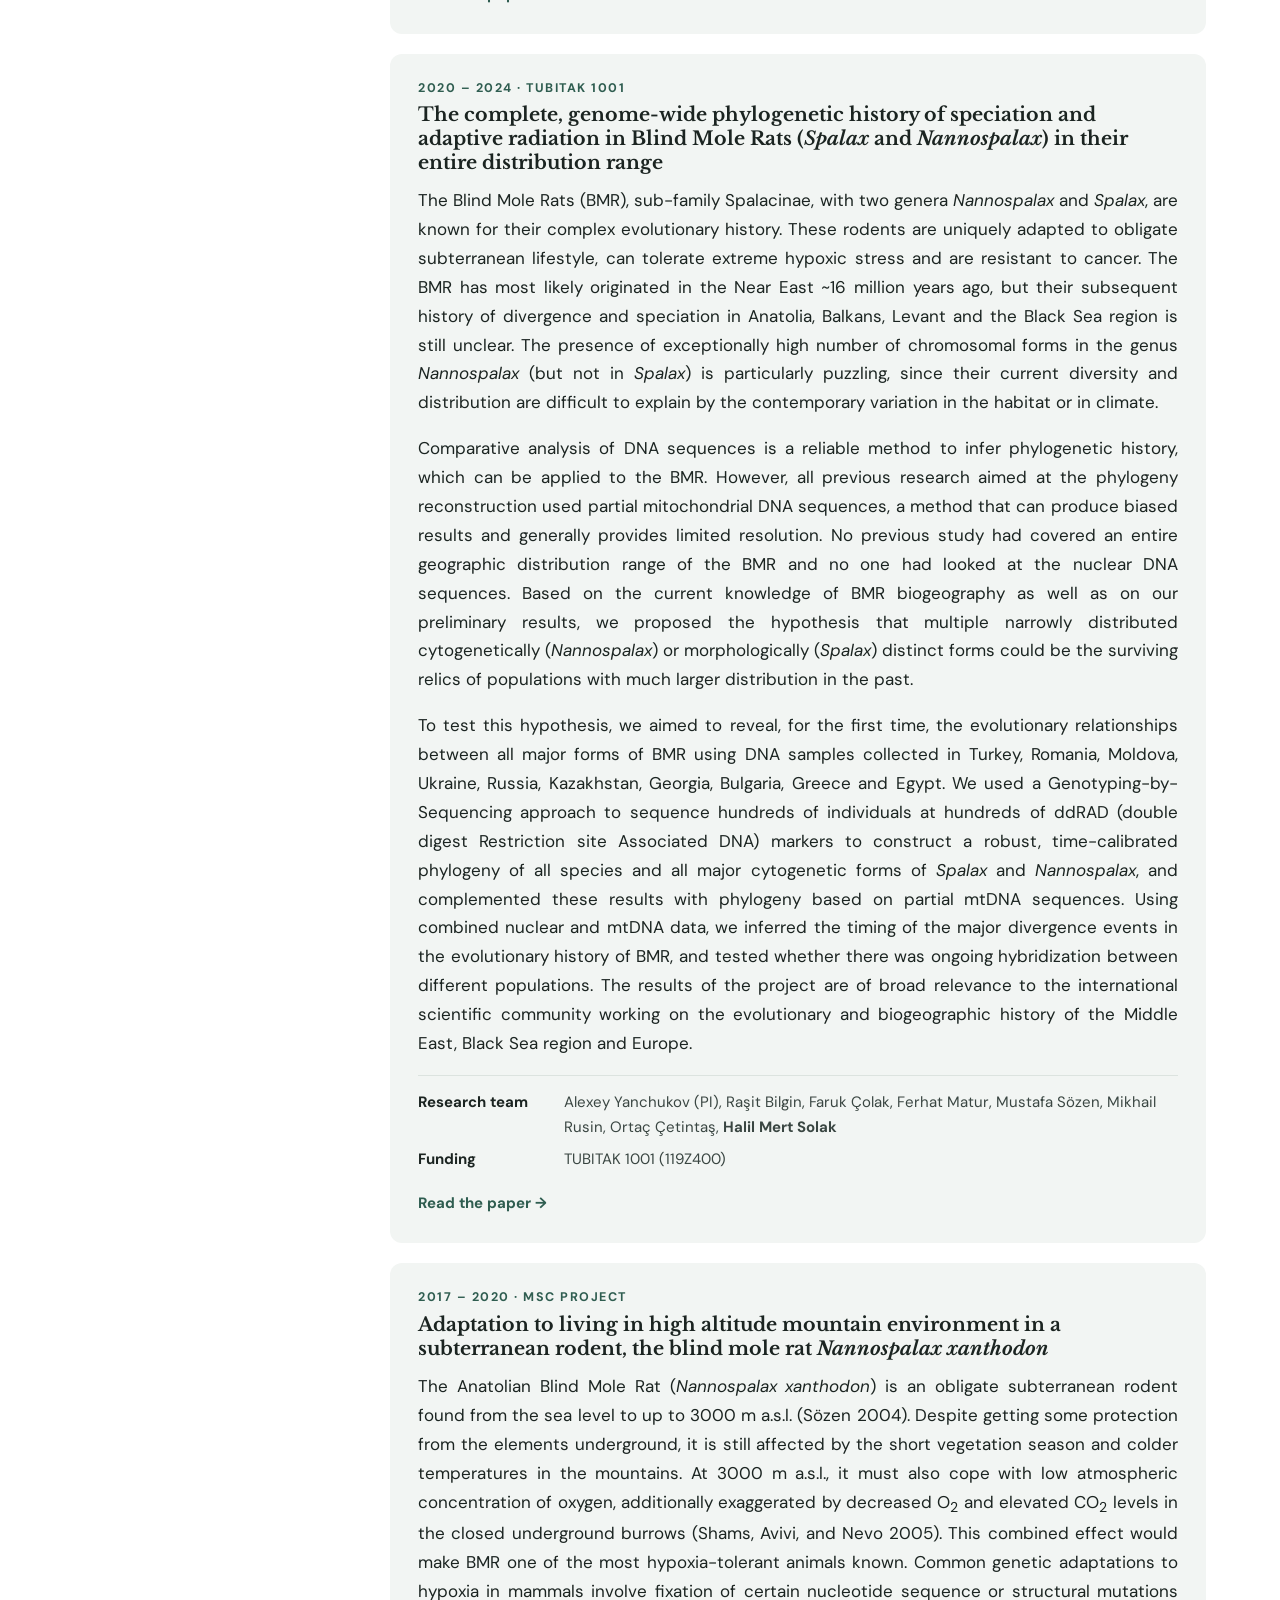
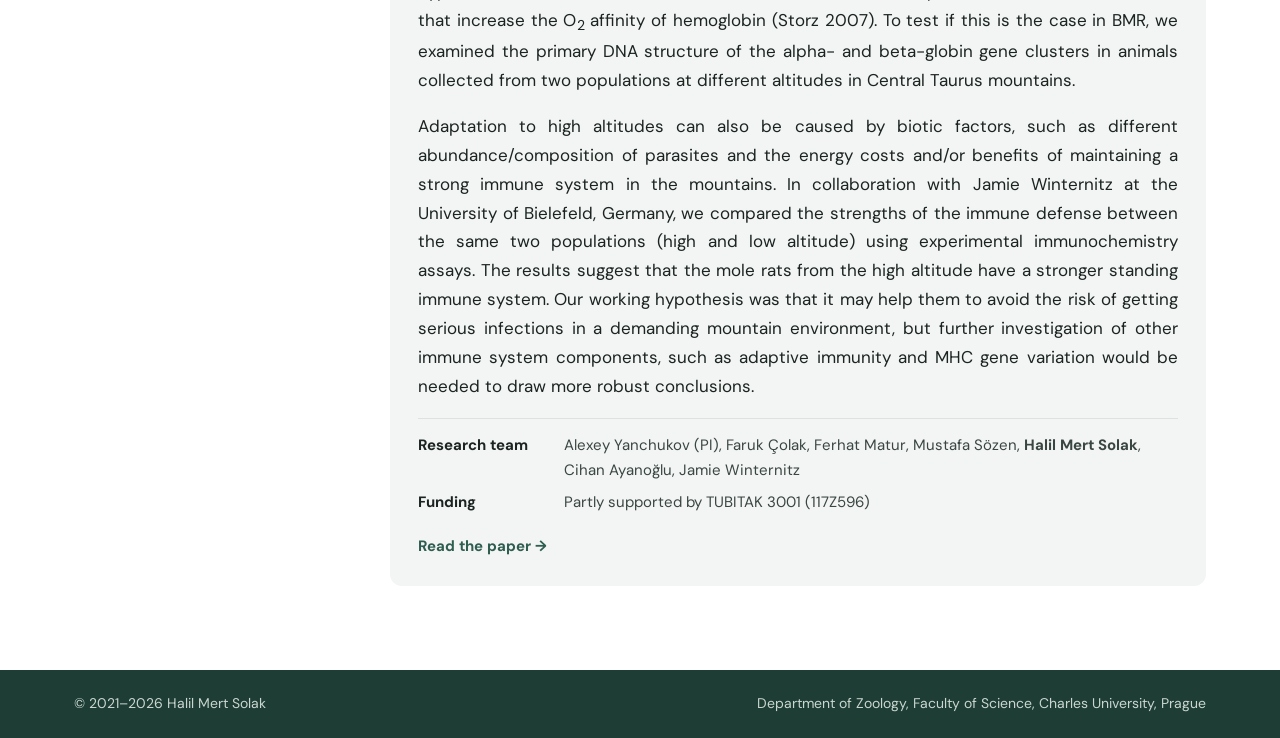
<file: research/index.html>
<!doctype html>
<html lang="en">
<head>
<meta charset="utf-8">
<meta name="viewport" content="width=device-width, initial-scale=1">
<title>Research | Halil Mert Solak</title>
<meta name="description" content="Current and previous research projects of Halil Mert Solak: murine rodents of New Guinea, Darevskia lizards and Anatolian blind mole rats.">
<link rel="canonical" href="https://hmertsolak.github.io/research/">
<meta property="og:title" content="Research | Halil Mert Solak">
<meta property="og:description" content="Current and previous research projects of Halil Mert Solak: murine rodents of New Guinea, Darevskia lizards and Anatolian blind mole rats.">
<meta property="og:type" content="website">
<meta property="og:url" content="https://hmertsolak.github.io/research/">
<meta property="og:image" content="https://hmertsolak.github.io/images/portrait.jpg">
<link rel="icon" href="/images/favicon.svg" type="image/svg+xml">
<link rel="preconnect" href="https://fonts.googleapis.com">
<link rel="preconnect" href="https://fonts.gstatic.com" crossorigin>
<link href="https://fonts.googleapis.com/css2?family=DM+Sans:ital,opsz,wght@0,9..40,400;0,9..40,500;0,9..40,700;1,9..40,400&family=Libre+Baskerville:ital,wght@0,400;0,700;1,400&display=swap" rel="stylesheet">
<link rel="stylesheet" href="/assets/css/site.css?v=4">
</head>
<body>
<a class="skip" href="#main">Skip to content</a>
<header class="topbar">
  <div class="topbar-inner">
    <a class="brand" href="/">Halil Mert Solak<span>, PhD</span></a>
    <button class="menu-btn" aria-label="Open menu" aria-expanded="false" aria-controls="site-nav"><svg viewBox="0 0 24 24" aria-hidden="true"><path d="M4 7h16M4 12h16M4 17h16"/></svg></button>
    <nav id="site-nav" aria-label="Main">
<a href="/">About</a>
<a href="/research/" aria-current="page">Research</a>
<a href="/publications/">Publications</a>
<a href="/cv/">CV</a>
<a href="/news/">News</a>
<a href="/gallery/">Gallery</a>
<a href="/contact/">Contact</a>
    </nav>
  </div>
</header>
<div class="layout">
<aside class="sidebar" aria-label="Profile">
  <img class="avatar" src="/images/portrait.jpg" alt="Portrait of Halil Mert Solak" width="160" height="160">
  <div class="who">
    <p class="name">Halil Mert Solak</p>
    <p class="role">Postdoctoral Researcher</p>
  </div>
  <ul class="meta">
    <li><svg viewBox="0 0 24 24" aria-hidden="true"><path d="M3 9l9-5 9 5-9 5-9-5z"/><path d="M7 11.5V16c0 1.5 2.5 3 5 3s5-1.5 5-3v-4.5"/></svg><span>Dept. of Zoology, Charles University</span></li>
    <li><svg viewBox="0 0 24 24" aria-hidden="true"><path d="M12 21s-7-6.2-7-11.5A7 7 0 0 1 19 9.5C19 14.8 12 21 12 21z"/><circle cx="12" cy="9.5" r="2.5"/></svg><span>Prague, Czech Republic</span></li>
  </ul>
  <ul class="links">
<li><a href="mailto:solakh@natur.cuni.cz"><svg viewBox="0 0 24 24" aria-hidden="true"><rect x="3" y="5" width="18" height="14" rx="2"/><path d="M3 7l9 6 9-6"/></svg><span>solakh@natur.cuni.cz</span></a></li>
<li><a href="https://orcid.org/0000-0001-6877-9274" target="_blank" rel="noopener"><svg viewBox="0 0 24 24" aria-hidden="true"><circle cx="12" cy="12" r="9"/><path d="M9 10v7M9 7.2v.1M12.5 10v7h2a3.5 3.5 0 0 0 0-7h-2z"/></svg><span>ORCID</span></a></li>
<li><a href="https://www.researchgate.net/profile/Halil-Solak-3" target="_blank" rel="noopener"><svg viewBox="0 0 24 24" aria-hidden="true"><rect x="3" y="3" width="18" height="18" rx="3"/><path d="M8 17V8h3a2.5 2.5 0 0 1 0 5H8m3 0l3 4"/></svg><span>ResearchGate</span></a></li>
<li><a href="https://github.com/hmertsolak" target="_blank" rel="noopener"><svg viewBox="0 0 24 24" aria-hidden="true"><path d="M9 19c-4 1.5-4-2-6-2.5m12 5v-3.5c0-1 .1-1.4-.5-2 2.8-.3 5.5-1.4 5.5-6a4.6 4.6 0 0 0-1.3-3.2 4.2 4.2 0 0 0-.1-3.2s-1-.3-3.4 1.3a11.6 11.6 0 0 0-6.2 0C6.6 2.3 5.6 2.6 5.6 2.6a4.2 4.2 0 0 0-.1 3.2A4.6 4.6 0 0 0 4.2 9c0 4.6 2.7 5.7 5.5 6-.6.6-.6 1.2-.5 2v3.5"/></svg><span>GitHub</span></a></li>
<li><a href="https://www.instagram.com/solak.jpg/" target="_blank" rel="noopener"><svg viewBox="0 0 24 24" aria-hidden="true"><rect x="3" y="3" width="18" height="18" rx="5"/><circle cx="12" cy="12" r="4"/><path d="M17.5 6.5v.1"/></svg><span>Instagram</span></a></li>
  </ul>
  <a class="btn btn-cv" href="/files/Solak_HM_CV.pdf?v=2026-10-28"><svg viewBox="0 0 24 24" aria-hidden="true"><path d="M6 3h8l4 4v14H6z"/><path d="M14 3v4h4M9 13h6M9 17h6M9 9h2"/></svg><span>Download CV</span></a>
</aside>
<main id="main" class="content">
<h1>Research</h1>
<section class="block">
  <h2>Current research projects</h2>
<article class="project" id="new-guinea">
  <img class="project-img" src="/images/project-newguinea.jpg" alt="Murine rodents from New Guinea and a map of the sampling localities" loading="lazy">
  <p class="eyebrow">Ongoing · Papua New Guinea</p>
  <h3>Trophic and Microbial Niche Dynamics of Two Subsequent Radiations of Murine Rodents on the Island of New Guinea</h3>
  <p>How do ecological opportunity and incumbency shape diversification? In Papua New Guinea I compare two waves of murine colonists: the Hydromyini, which arrived 5–7 million years ago and radiated into an unsaturated landscape, and the Rattini, which arrived about one million years ago into communities already occupied by incumbents.</p><p>Working with international partners, we sampled rodents at six localities along steep altitudinal gradients, from Baitabag and Wanang to Mount Wilhelm. Using 18S rRNA metabarcoding for diet and 16S rRNA (V3–V4) for the gut microbiome, I test how colonization history and competition structure dietary and microbial niches.</p>
</article>
<article class="project" id="darevskia">
  <img class="project-img" src="/images/project-darevskia.jpg" alt="Close-ups of Darevskia portschinskii and Darevskia dahli" loading="lazy">
  <p class="eyebrow">Ongoing · Georgia</p>
  <h3>Microbiota Composition in Sympatric <em>Darevskia</em> Lizards: Comparing Parthenogenetic and Parental Species</h3>
  <p>Rock lizards of the genus <em>Darevskia</em> offer a natural laboratory for isolating the effect of host genetics on the microbiome. I compare the parthenogenetic (clonal) <em>D. dahli</em> with its sympatric paternal ancestor <em>D. portschinskii</em> in Georgia, where both species share the same habitats.</p><p>Because <em>D. dahli</em> is allodiploid, carrying two distinct haploid genomes from its parental lineages, it lets us ask how hybrid genome architecture shapes the gut microbiota. Using 16S rRNA metabarcoding, this work sheds light on the role of the microbiome in the success of hybrid, parthenogenetic vertebrates.</p>
</article>
</section>
<section class="block">
  <h2>Previous research projects</h2>
<article class="project prev">
  <p class="eyebrow">2021 – 2024 · PhD project</p>
  <h3>Altitude shapes gut microbiome composition accounting for diet, thyroid hormone levels, and host genetics in a subterranean blind mole rat</h3>
  <p>The gut microbiome of animals acts as a crucial link between the host and its environment, playing a vital role in various aspects such as diet consumption, metabolism, physiology, and fitness. Employing 16S and 18S rRNA metabarcoding techniques to analyze microbiome and diet compositions, along with microsatellite markers for host genetics, we investigated the effect of altitude on the microbiome composition of Anatolian Blind Mole Rats (ABMR, <em>Nannospalax xanthodon</em>) across six locations at three altitudinal groups in the Central Taurus Mountains, considering diet and host genetics.</p><p>The findings underscore the significant influence of altitude on microbiome variation, with notable differences in the relative abundance of specific bacterial taxa across altitudes. Interestingly, the previously reported altitude-linked bacterial genus <em>Prevotella</em> was absent in our dataset. In contrast to prior research, no substantial difference was observed in the abundance of strictly anaerobic bacteria among altitudinal groups, while facultatively anaerobic bacteria were still more prevalent in high-altitude animals. Microbiome (alpha) diversity displayed an increase at middle altitude, entirely composed of elements found at low or high elevations. Conversely, beta diversity exhibited significant changes with altitude. Although the alpha diversity of the ABMR diet did not significantly differ by altitude, altitude strongly influenced diet composition, likely reflecting the local plant communities. Surprisingly, no distinct altitude-related genetic structure was evident among host populations, and no significant correlations were identified between host genetic similarity and microbiome composition or between host microbiome and diet.</p>
  <dl class="facts">
    <dt>Research team</dt><dd><strong>Halil Mert Solak</strong>, Jakub Kreisinger, Dagmar Čížková, Efe Sezgin, Lucie Schmiedová, Marine Murtskhvaladze, Yoshiyuki Henning, Faruk Çolak, Ferhat Matur, Alexey Yanchukov</dd>
    <dt>Funding</dt><dd>TUBITAK 1002 (220Z032), Czech Science Foundation (19-19307S), German Research Foundation (Deutsche Forschungsgemeinschaft, grant HE 7661/1-1 to Y.H.) and the IFORES program of the Faculty of Medicine, University of Duisburg-Essen, EMBO Exchange Grant (#9427) and WAME Research Exchange Scheme (funded by the European Society for Evolutionary Biology)</dd>
  </dl>
  <a class="more" href="https://www.frontiersin.org/journals/microbiology/articles/10.3389/fmicb.2024.1476845/full" target="_blank" rel="noopener">Read the paper →</a>
</article>
<article class="project prev">
  <p class="eyebrow">2020 – 2024 · TUBITAK 1001</p>
  <h3>The complete, genome-wide phylogenetic history of speciation and adaptive radiation in Blind Mole Rats (<em>Spalax</em> and <em>Nannospalax</em>) in their entire distribution range</h3>
  <p>The Blind Mole Rats (BMR), sub-family Spalacinae, with two genera <em>Nannospalax</em> and <em>Spalax</em>, are known for their complex evolutionary history. These rodents are uniquely adapted to obligate subterranean lifestyle, can tolerate extreme hypoxic stress and are resistant to cancer. The BMR has most likely originated in the Near East ~16 million years ago, but their subsequent history of divergence and speciation in Anatolia, Balkans, Levant and the Black Sea region is still unclear. The presence of exceptionally high number of chromosomal forms in the genus <em>Nannospalax</em> (but not in <em>Spalax</em>) is particularly puzzling, since their current diversity and distribution are difficult to explain by the contemporary variation in the habitat or in climate.</p><p>Comparative analysis of DNA sequences is a reliable method to infer phylogenetic history, which can be applied to the BMR. However, all previous research aimed at the phylogeny reconstruction used partial mitochondrial DNA sequences, a method that can produce biased results and generally provides limited resolution. No previous study had covered an entire geographic distribution range of the BMR and no one had looked at the nuclear DNA sequences. Based on the current knowledge of BMR biogeography as well as on our preliminary results, we proposed the hypothesis that multiple narrowly distributed cytogenetically (<em>Nannospalax</em>) or morphologically (<em>Spalax</em>) distinct forms could be the surviving relics of populations with much larger distribution in the past.</p><p>To test this hypothesis, we aimed to reveal, for the first time, the evolutionary relationships between all major forms of BMR using DNA samples collected in Turkey, Romania, Moldova, Ukraine, Russia, Kazakhstan, Georgia, Bulgaria, Greece and Egypt. We used a Genotyping-by-Sequencing approach to sequence hundreds of individuals at hundreds of ddRAD (double digest Restriction site Associated DNA) markers to construct a robust, time-calibrated phylogeny of all species and all major cytogenetic forms of <em>Spalax</em> and <em>Nannospalax</em>, and complemented these results with phylogeny based on partial mtDNA sequences. Using combined nuclear and mtDNA data, we inferred the timing of the major divergence events in the evolutionary history of BMR, and tested whether there was ongoing hybridization between different populations. The results of the project are of broad relevance to the international scientific community working on the evolutionary and biogeographic history of the Middle East, Black Sea region and Europe.</p>
  <dl class="facts">
    <dt>Research team</dt><dd>Alexey Yanchukov (PI), Raşit Bilgin, Faruk Çolak, Ferhat Matur, Mustafa Sözen, Mikhail Rusin, Ortaç Çetintaş, <strong>Halil Mert Solak</strong></dd>
    <dt>Funding</dt><dd>TUBITAK 1001 (119Z400)</dd>
  </dl>
  <a class="more" href="https://doi.org/10.1093/zoolinnean/zlaf186" target="_blank" rel="noopener">Read the paper →</a>
</article>
<article class="project prev">
  <p class="eyebrow">2017 – 2020 · MSc project</p>
  <h3>Adaptation to living in high altitude mountain environment in a subterranean rodent, the blind mole rat <em>Nannospalax xanthodon</em></h3>
  <p>The Anatolian Blind Mole Rat (<em>Nannospalax xanthodon</em>) is an obligate subterranean rodent found from the sea level to up to 3000 m a.s.l. (Sözen 2004). Despite getting some protection from the elements underground, it is still affected by the short vegetation season and colder temperatures in the mountains. At 3000 m a.s.l., it must also cope with low atmospheric concentration of oxygen, additionally exaggerated by decreased O<sub>2</sub> and elevated CO<sub>2</sub> levels in the closed underground burrows (Shams, Avivi, and Nevo 2005). This combined effect would make BMR one of the most hypoxia-tolerant animals known. Common genetic adaptations to hypoxia in mammals involve fixation of certain nucleotide sequence or structural mutations that increase the O<sub>2</sub> affinity of hemoglobin (Storz 2007). To test if this is the case in BMR, we examined the primary DNA structure of the alpha- and beta-globin gene clusters in animals collected from two populations at different altitudes in Central Taurus mountains.</p><p>Adaptation to high altitudes can also be caused by biotic factors, such as different abundance/composition of parasites and the energy costs and/or benefits of maintaining a strong immune system in the mountains. In collaboration with Jamie Winternitz at the University of Bielefeld, Germany, we compared the strengths of the immune defense between the same two populations (high and low altitude) using experimental immunochemistry assays. The results suggest that the mole rats from the high altitude have a stronger standing immune system. Our working hypothesis was that it may help them to avoid the risk of getting serious infections in a demanding mountain environment, but further investigation of other immune system components, such as adaptive immunity and MHC gene variation would be needed to draw more robust conclusions.</p>
  <dl class="facts">
    <dt>Research team</dt><dd>Alexey Yanchukov (PI), Faruk Çolak, Ferhat Matur, Mustafa Sözen, <strong>Halil Mert Solak</strong>, Cihan Ayanoğlu, Jamie Winternitz</dd>
    <dt>Funding</dt><dd>Partly supported by TUBITAK 3001 (117Z596)</dd>
  </dl>
  <a class="more" href="https://doi.org/10.2108/zs190067" target="_blank" rel="noopener">Read the paper →</a>
</article>
</section>
</main>
</div>
<footer class="footer">
  <div class="footer-inner">
    <span>© 2021–2026 Halil Mert Solak</span>
    <span>Department of Zoology, Faculty of Science, Charles University, Prague</span>
  </div>
</footer>
<dialog class="lightbox" aria-label="Enlarged image"><button class="lb-close" aria-label="Close">×</button><img alt=""></dialog>
<script>
const lb=document.querySelector('.lightbox'),lbi=lb.querySelector('img');
document.querySelectorAll('a[data-lightbox]').forEach(l=>l.addEventListener('click',e=>{e.preventDefault();lbi.src=l.href;lbi.alt=l.querySelector('img').alt;lb.showModal()}));
lb.addEventListener('click',e=>{if(e.target!==lbi)lb.close()});
const b=document.querySelector('.menu-btn'),n=document.getElementById('site-nav');
b.addEventListener('click',()=>{const o=n.classList.toggle('open');b.setAttribute('aria-expanded',o)});
</script>
<!-- Statcounter -->
<script>var sc_project=13363139;var sc_invisible=1;var sc_security="93c2f857";</script>
<script src="https://www.statcounter.com/counter/counter.js" async></script>
<noscript><div class="statcounter"><img class="statcounter" src="https://c.statcounter.com/13363139/0/93c2f857/1/" alt="" referrerPolicy="no-referrer-when-downgrade"></div></noscript>
<!-- End of Statcounter Code -->
</body>
</html>
</file>
<file: assets/css/site.css>
/* Halil Mert Solak — personal research site */
:root{
  --green:#2F5D50; --green-dark:#1E3D35; --green-ink:#24483E;
  --sage:#F2F5F3; --sage-2:#E3EAE6; --line:#DCE3DF;
  --ink:#1B2421; --ink-2:#3A4642; --muted:#5F6B66;
  --clay:#8A5A22; --white:#fff;
  --serif:"Libre Baskerville",Georgia,serif;
  --sans:"DM Sans",system-ui,-apple-system,"Segoe UI",sans-serif;
  --radius:12px; --max:1180px;
}
*{box-sizing:border-box}
html{scroll-behavior:smooth}
body{margin:0;background:var(--white);color:var(--ink);font:400 17px/1.7 var(--sans);-webkit-font-smoothing:antialiased}
img{max-width:100%;display:block}
a{color:var(--green);text-decoration-thickness:1px;text-underline-offset:3px}
a:hover{color:var(--green-dark)}
h1,h2,h3{font-family:var(--serif);color:var(--ink);font-weight:700;line-height:1.25;margin:0 0 .6em}
h1{font-size:clamp(30px,4vw,40px)}
h2{font-size:24px;color:var(--green)}
h3{font-size:19px}
p{margin:0 0 1em}
em{font-style:italic}
.muted{color:var(--muted)}
.eyebrow{font:700 12.5px/1.4 var(--sans);letter-spacing:.12em;text-transform:uppercase;color:var(--green);margin:0 0 .5em}
.lede{font-size:19px;color:var(--ink-2);max-width:62ch}
.skip{position:absolute;left:-999px}
.skip:focus{left:12px;top:12px;background:#fff;padding:8px 12px;z-index:10}
svg{width:18px;height:18px;fill:none;stroke:currentColor;stroke-width:1.8;stroke-linecap:round;stroke-linejoin:round;flex:none}

/* top bar */
.topbar{background:var(--green-dark);color:#fff;position:sticky;top:0;z-index:5}
.topbar-inner{max-width:var(--max);margin:0 auto;padding:0 24px;display:flex;align-items:center;justify-content:space-between;min-height:64px;gap:16px}
.brand{font:700 19px/1 var(--serif);color:#fff;text-decoration:none}
.brand span{font-weight:400;opacity:.8}
.brand:hover{color:#fff}
#site-nav{display:flex;gap:4px;flex-wrap:wrap}
#site-nav a{color:#E3ECE7;text-decoration:none;font-weight:500;font-size:15px;padding:8px 12px;border-radius:8px}
#site-nav a:hover{background:rgba(255,255,255,.08);color:#fff}
#site-nav a[aria-current=page]{background:rgba(255,255,255,.14);color:#fff}
.menu-btn{display:none;background:none;border:0;color:#fff;padding:10px;margin-right:-10px;cursor:pointer}
.menu-btn svg{width:24px;height:24px}

/* layout */
.layout{max-width:var(--max);margin:0 auto;padding:40px 24px 64px;display:grid;grid-template-columns:260px minmax(0,1fr);gap:56px;align-items:start}
.sidebar{position:sticky;top:96px;background:var(--sage);border:1px solid var(--line);border-radius:16px;padding:28px 22px;text-align:center}
.avatar{width:160px;height:160px;border-radius:50%;object-fit:cover;margin:0 auto 16px;border:4px solid #fff;box-shadow:0 2px 10px rgba(30,61,53,.15)}
.who .name{font:700 20px/1.3 var(--serif);margin:0 0 4px}
.who .role{color:var(--green);font-weight:500;margin:0 0 14px}
.sidebar ul{list-style:none;margin:0;padding:0;text-align:left}
.meta{border-top:1px solid var(--line);padding-top:14px!important;margin-bottom:14px!important}
.meta li{display:flex;gap:10px;font-size:14.5px;color:var(--ink-2);margin-bottom:8px;line-height:1.45}
.meta svg{color:var(--green);margin-top:2px}
.links{border-top:1px solid var(--line);padding-top:12px!important}
.links a{display:flex;gap:10px;align-items:center;padding:6px 8px;margin:0 -8px;border-radius:8px;font-size:14.5px;text-decoration:none;color:var(--ink-2);overflow-wrap:anywhere}
.links a:hover{background:var(--sage-2);color:var(--green-dark)}
.links svg{color:var(--green)}
.btn{display:inline-flex;align-items:center;gap:8px;min-height:44px;padding:0 20px;background:var(--green);color:#fff;border-radius:999px;font-weight:700;font-size:15px;text-decoration:none}
.btn:hover{background:var(--green-dark);color:#fff}
.btn-cv{margin-top:16px;width:100%;justify-content:center}

/* content */
.content{min-width:0}
.intro{padding-bottom:8px}
.intro h1{font-size:clamp(32px,4.5vw,44px);margin-bottom:.35em}
.bio{background:var(--sage);border-radius:var(--radius);padding:28px;margin:24px 0 8px;display:flow-root}
.bio-fig{float:left;width:min(44%,340px);margin:4px 28px 12px 0}
.bio-fig img{border-radius:8px}
.bio-fig figcaption{font-size:13.5px;color:var(--muted);margin-top:8px;line-height:1.45}
.bio p:last-child{margin-bottom:0}
.block{margin-top:48px}
.block-head{display:flex;justify-content:space-between;align-items:baseline;gap:12px;flex-wrap:wrap;border-bottom:2px solid var(--sage-2);margin-bottom:22px}
.block-head h2{margin-bottom:.4em}
.more{font-weight:700;font-size:15px;text-decoration:none}
.more:hover{text-decoration:underline}

.cards{display:grid;grid-template-columns:repeat(auto-fit,minmax(min(100%,300px),1fr));gap:24px}
.card{border:1px solid var(--line);border-radius:var(--radius);overflow:hidden;display:flex;flex-direction:column;background:#fff;transition:box-shadow .2s,transform .2s}
.card:hover{box-shadow:0 8px 24px rgba(30,61,53,.12);transform:translateY(-2px)}
.card-img{display:block;aspect-ratio:3/2;background:var(--sage-2);overflow:hidden}
.card-img img{width:100%;height:100%;object-fit:cover}
.card-body{padding:20px 22px 22px;display:flex;flex-direction:column;flex:1}
.card-body h3{font-size:18px}
.card-body h3 a{color:var(--ink);text-decoration:none}
.card-body h3 a:hover{color:var(--green)}
.card-body p:not(.eyebrow){font-size:15.5px;color:var(--ink-2)}
.card-body .more{margin-top:auto}

.news{list-style:none;margin:0;padding:0}
.news li{display:grid;grid-template-columns:100px 1fr;gap:20px;padding:14px 0;border-bottom:1px solid var(--line)}
.news li:first-child{padding-top:0}
.news time{font-weight:700;color:var(--green);font-size:15px;padding-top:2px;white-space:nowrap}
.news p{margin:0}
.news.full{margin-top:24px}

.project{padding:28px 0;border-bottom:1px solid var(--line);scroll-margin-top:90px}
.project:last-child{border-bottom:0}
.project-img{width:100%;max-height:360px;object-fit:cover;border-radius:var(--radius);margin-bottom:18px;background:var(--sage-2)}
.project.prev{background:var(--sage);border:0;border-radius:var(--radius);padding:26px 28px;margin-bottom:20px}
.facts{display:grid;grid-template-columns:130px 1fr;gap:6px 16px;font-size:15px;margin:16px 0;padding-top:14px;border-top:1px solid var(--line)}
.facts dt{font-weight:700;color:var(--ink)}
.facts dd{margin:0;color:var(--ink-2)}

.pubs{margin:0;padding-left:1.4em}
.pubs li{margin-bottom:16px;padding-left:6px}
.pubs li::marker{color:var(--green);font-weight:700}

.cv-head{display:flex;flex-wrap:wrap;justify-content:space-between;align-items:center;gap:16px 24px;background:var(--sage);border-radius:var(--radius);padding:26px 28px}
.cv-head h1{margin-bottom:.2em}
.cv-head .lede{margin:0;font-size:17px}
.row{padding:14px 0;border-bottom:1px solid var(--line)}
.row:last-child{border-bottom:0}
.row-head{display:flex;justify-content:space-between;gap:4px 16px;flex-wrap:wrap;align-items:baseline}
.row h3{font-size:17.5px;margin:0 0 4px}
.when{color:var(--green);font-weight:700;font-size:15px;white-space:nowrap}
.row p{margin:0 0 2px;color:var(--ink-2);font-size:15.5px}
.talks{list-style:none;margin:0;padding:0}
.talks li{display:grid;grid-template-columns:72px 1fr;gap:16px;padding:14px 0;border-bottom:1px solid var(--line)}
.talks p{margin:0;font-size:15.5px}
.talks .t{font-weight:700;color:var(--ink)}
.badge{font:700 11px/1 var(--sans);letter-spacing:.08em;text-transform:uppercase;padding:6px 0;border-radius:6px;text-align:center;height:fit-content;margin-top:3px}
.badge.talk{background:var(--green);color:#fff}
.badge.poster{background:#F3E8DA;color:var(--clay)}

.poster{display:grid;grid-template-columns:minmax(0,300px) 1fr;gap:32px;align-items:center;background:var(--sage);border-radius:var(--radius);padding:28px;margin-top:24px}
.poster-img img{border-radius:6px;box-shadow:0 4px 16px rgba(30,61,53,.18);transition:transform .2s}
.poster-img:hover img{transform:scale(1.02)}
.poster h2{color:var(--ink);font-size:21px}
.photos{display:grid;grid-template-columns:repeat(auto-fill,minmax(min(100%,280px),1fr));gap:24px}
.photos figure{margin:0}
.photos img{width:100%;aspect-ratio:4/3;object-fit:cover;border-radius:10px}
.photos figcaption{font-size:14.5px;margin-top:8px;line-height:1.5}

.contact-grid{display:grid;grid-template-columns:repeat(auto-fit,minmax(min(100%,240px),1fr));gap:20px;margin-top:28px}
.contact-card{background:var(--sage);border-radius:var(--radius);padding:22px 24px}
.contact-card h2{font-size:19px}
.contact-card p:last-child{margin:0}

.footer{background:var(--green-dark);color:#C9D7D0;font-size:14px}
.footer-inner{max-width:var(--max);margin:0 auto;padding:22px 24px;display:flex;flex-wrap:wrap;justify-content:space-between;gap:8px 24px}

/* responsive */
@media (max-width:900px){
  .layout{grid-template-columns:1fr;gap:28px;padding-top:24px}
  .sidebar{position:static;display:grid;grid-template-columns:96px 1fr;gap:4px 18px;text-align:left;padding:20px}
  .avatar{width:96px;height:96px;margin:0;grid-row:span 2}
  .who{align-self:end}
  .who .role{margin-bottom:0}
  .meta,.links,.btn-cv{grid-column:1/-1}
  .links{display:flex;flex-wrap:wrap;gap:4px 14px}
  .links a{margin:0}
}
@media (max-width:760px){
  .menu-btn{display:block}
  #site-nav{display:none;position:absolute;left:0;right:0;top:64px;background:var(--green-dark);flex-direction:column;padding:8px 16px 16px}
  #site-nav.open{display:flex}
  #site-nav a{padding:12px}
  .bio-fig{float:none;width:100%;margin:0 0 16px}
  .poster{grid-template-columns:1fr}
  .news li{grid-template-columns:1fr;gap:2px}
  .facts{grid-template-columns:1fr}
  .bio,.project.prev,.cv-head,.poster{padding:20px}
  body{font-size:16px}
}

/* lightbox & image fixes */
.project-img{max-height:none;height:auto;object-fit:contain;background:none}
.poster-img,.photos a{cursor:zoom-in}
.lightbox{border:0;padding:0;background:transparent;max-width:96vw;max-height:96vh;overflow:visible}
.lightbox::backdrop{background:rgba(14,26,22,.88)}
.lightbox img{max-width:94vw;max-height:92vh;width:auto;height:auto;border-radius:6px;cursor:zoom-out}
.lb-close{position:fixed;top:14px;right:18px;width:44px;height:44px;border:0;border-radius:50%;background:rgba(255,255,255,.15);color:#fff;font-size:28px;line-height:1;cursor:pointer}
.lb-close:hover{background:rgba(255,255,255,.3)}

/* talks/posters lists */
.talks li{display:block}
h3.sub{font-family:var(--sans);font-size:13px;letter-spacing:.12em;text-transform:uppercase;color:var(--green);margin:22px 0 4px}
h3.sub:first-of-type{margin-top:4px}
.intro{padding-bottom:0}
.intro h1{margin-bottom:0}
.bio{margin-top:20px}
.content > h1 + .block{margin-top:12px}

/* justified body paragraphs (About & Research) */
.bio > p, .card-body > p:not(.eyebrow), .project > p:not(.eyebrow){text-align:justify;hyphens:auto;-webkit-hyphens:auto}
</file>
